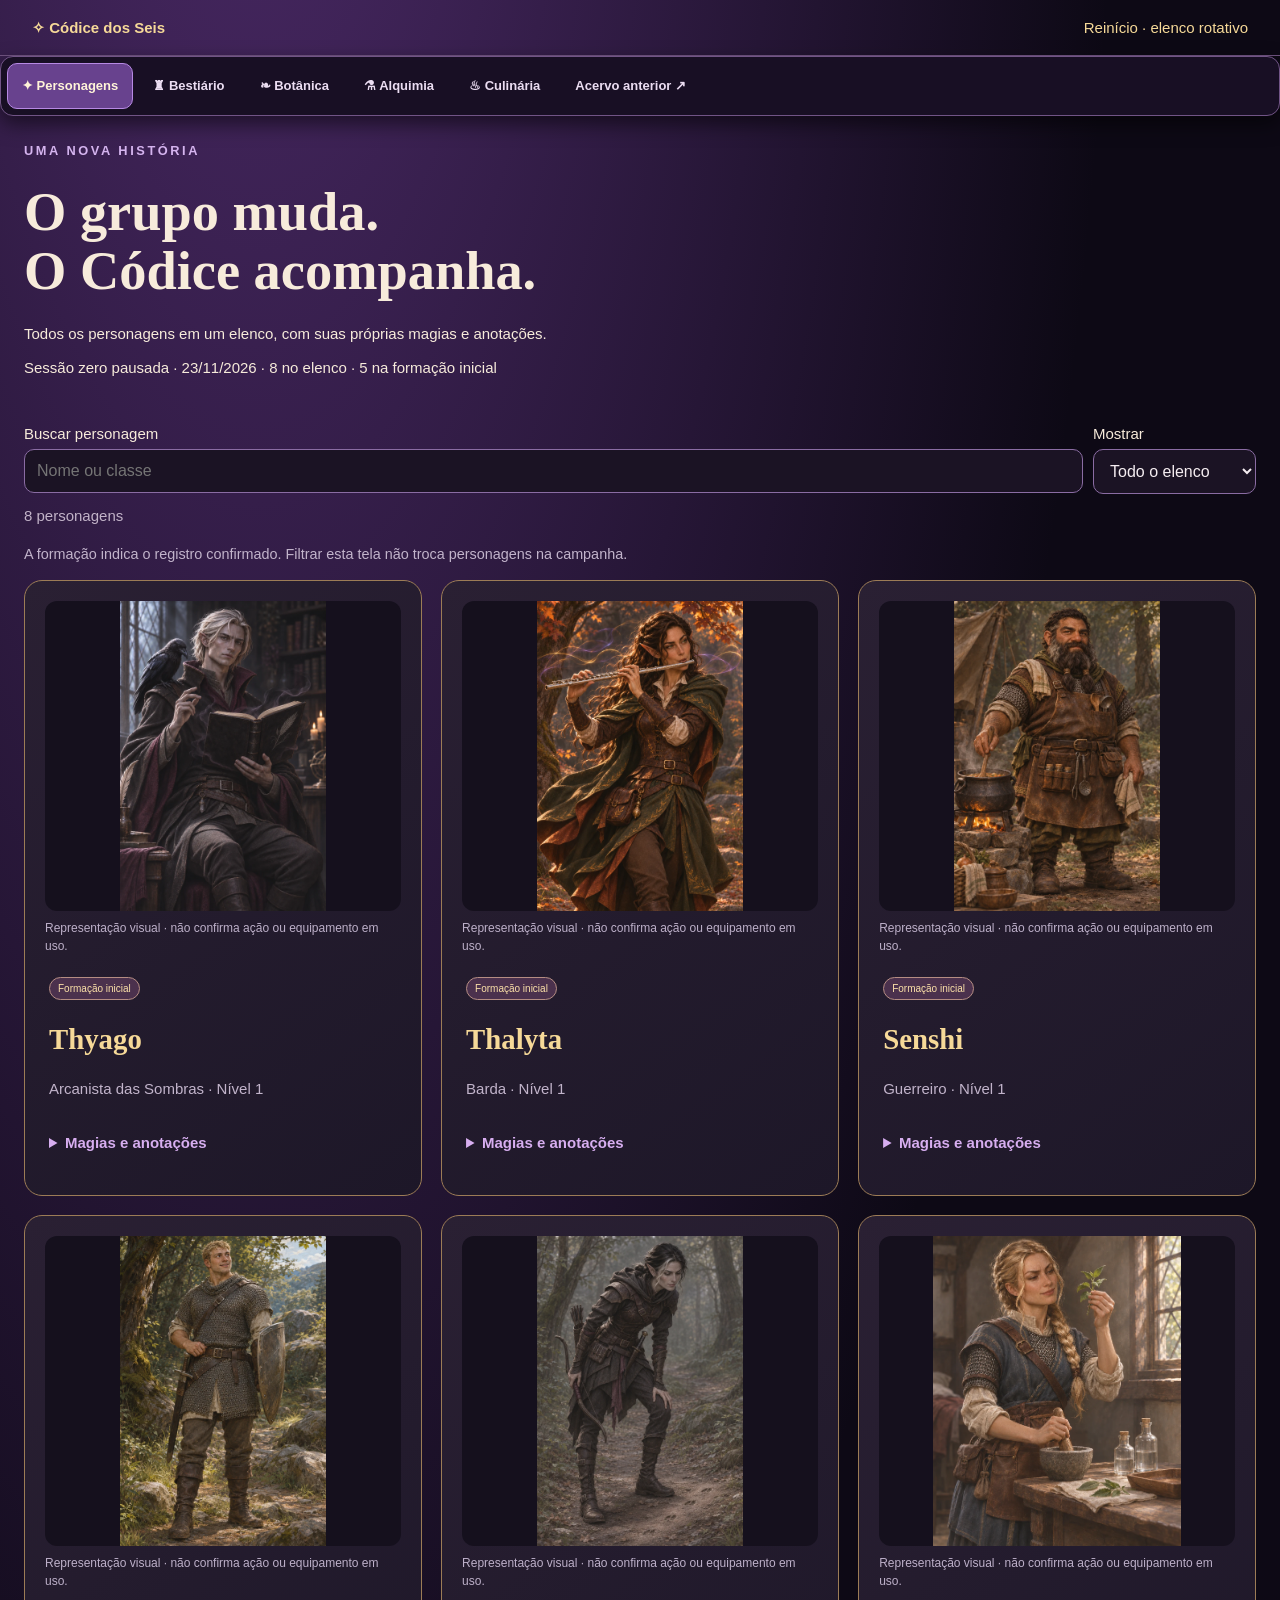
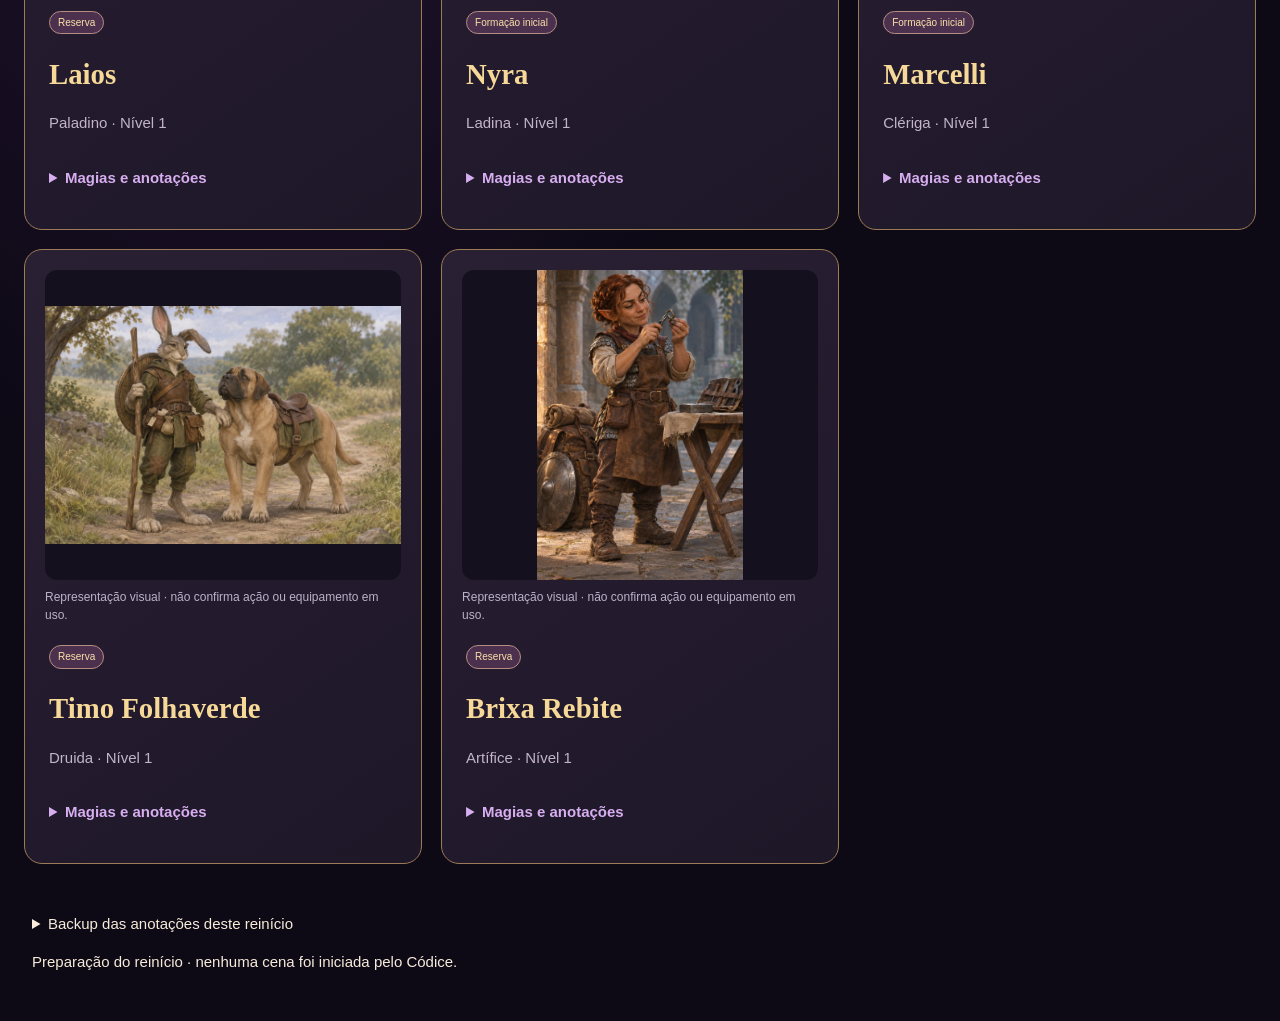
<file: index.html>
<!DOCTYPE html>
<html lang="pt-BR"><head><meta charset="utf-8"/><meta content="width=device-width,initial-scale=1" name="viewport"/><title>Códice dos Seis · Elenco rotativo</title><link href="./modelo.css" rel="stylesheet"/><link href="./rotativo.css?v=20261123-oito" rel="stylesheet"/><script defer="" src="./rotativo.js?v=20261123-oito"></script></head><body><header class="topbar"><strong>✧ Códice dos Seis</strong><span>Reinício · elenco rotativo</span></header><nav aria-label="Coleções do Códice" class="nav"><a href="#elenco">✦ Personagens</a><a href="#bestiario">♜ Bestiário</a><a href="#botanica">❧ Botânica</a><a href="#alquimia">⚗ Alquimia</a><a href="#culinaria">♨ Culinária</a><a href="./acervo-publicado-20261122.html">Acervo anterior ↗</a></nav><main><section class="screen" id="elenco"><div class="restart-intro"><p class="eyebrow">UMA NOVA HISTÓRIA</p><h1>O grupo muda.<br/>O Códice acompanha.</h1><p>Todos os personagens em um elenco, com suas próprias magias e anotações.</p><p id="source-status" role="status">Carregando a formação confirmada…</p></div><div class="controls"><label>Buscar personagem<input id="roster-search" placeholder="Nome ou classe" type="search"/></label><label>Mostrar<select id="formation"><option value="all">Todo o elenco</option><option value="initial">Formação inicial</option><option value="reserve">Reserva</option></select></label><output aria-live="polite" id="roster-count"></output></div><p class="scope-note">A formação indica o registro confirmado. Filtrar esta tela não troca personagens na campanha.</p><div class="roster-grid" id="roster"></div><noscript>Ative JavaScript para consultar o elenco. O acervo anterior continua disponível pelo menu.</noscript></section><section class="screen" hidden="" id="bestiario"><h1>Bestiário</h1><div class="empty"><h2>Um novo caderno de campo</h2><p>Nenhum registro confirmado neste reinício.</p><p>As descobertas e os materiais da campanha anterior continuam no acervo. Novas entradas serão acrescentadas conforme forem descobertas e confirmadas em jogo.</p><a href="./acervo-publicado-20261122.html#bestiario">Consultar o acervo anterior ↗</a></div></section><section class="screen" hidden="" id="botanica"><h1>Botânica</h1><div class="empty"><h2>Um novo caderno de campo</h2><p>Nenhum registro confirmado neste reinício.</p><p>As descobertas e os materiais da campanha anterior continuam no acervo. Novas entradas serão acrescentadas conforme forem descobertas e confirmadas em jogo.</p><a href="./acervo-publicado-20261122.html#botanica">Consultar o acervo anterior ↗</a></div></section><section class="screen" hidden="" id="alquimia"><h1>Alquimia</h1><div class="empty"><h2>Um novo caderno de campo</h2><p>Nenhum registro confirmado neste reinício.</p><p>As descobertas e os materiais da campanha anterior continuam no acervo. Novas entradas serão acrescentadas conforme forem descobertas e confirmadas em jogo.</p><a href="./acervo-publicado-20261122.html#alquimia">Consultar o acervo anterior ↗</a></div></section><section class="screen" hidden="" id="culinaria"><h1>Culinária</h1><div class="empty"><h2>Um novo caderno de campo</h2><p>Nenhum registro confirmado neste reinício.</p><p>As descobertas e os materiais da campanha anterior continuam no acervo. Novas entradas serão acrescentadas conforme forem descobertas e confirmadas em jogo.</p><a href="./acervo-publicado-20261122.html#culinaria">Consultar o acervo anterior ↗</a></div></section></main><footer><details class="backups"><summary>Backup das anotações deste reinício</summary><p>Salvas somente neste navegador, por campanha e personagem. O backup não altera a ficha nem a formação oficial.</p><button id="export-notes" type="button">Exportar anotações</button><label>Importar backup<input accept="application/json" id="import-notes" type="file"/></label><p id="backup-status" role="status"></p></details><p>Preparação do reinício · nenhuma cena foi iniciada pelo Códice.</p></footer><script id="public-roster" type="application/json">{"schemaVersion": 1, "campaignId": "phandelver-integrada-seven-20261123", "campaignName": "Reinício · elenco rotativo", "revision": 14, "updated": "2026-11-23", "status": "Sessão zero pausada", "roster": [{"id": "feiticeiro", "name": "Thyago", "classLabel": "Arcanista das Sombras", "level": 1, "formation": "initial", "cantrips": [{"id": "sorcerous-burst", "name": "Explosão Feiticeira"}, {"id": "mind-sliver", "name": "Estilhaço Mental"}, {"id": "mage-hand", "name": "Mão Mágica"}, {"id": "minor-illusion", "name": "Ilusão Menor"}, {"id": "guidance", "name": "Orientação"}, {"id": "mending", "name": "Consertar"}, {"id": "eldritch-blast", "name": "Rajada Mística"}], "prepared": [{"id": "sleep", "name": "Sono"}, {"id": "shield", "name": "Escudo"}, {"id": "detect-magic", "name": "Detectar Magia"}, {"id": "speak-with-animals", "name": "Falar com Animais"}, {"id": "find-familiar", "name": "Encontrar Familiar"}], "portrait": "./retrato-feiticeiro-20261123-v1.webp", "portraitAlt": "Representação de Thyago", "portraitCaption": "Representação visual · não confirma ação ou equipamento em uso."}, {"id": "thalya", "name": "Thalyta", "classLabel": "Barda", "level": 1, "formation": "initial", "cantrips": [{"id": "vicious-mockery", "name": "Zombaria Viciosa"}, {"id": "minor-illusion", "name": "Ilusão Menor"}], "prepared": [{"id": "faerie-fire", "name": "Fogo das Fadas"}, {"id": "dissonant-whispers", "name": "Sussurros Dissonantes"}, {"id": "healing-word", "name": "Palavra Curativa"}, {"id": "command", "name": "Comando"}], "portrait": "./retrato-thalya-20261123-v1.webp", "portraitAlt": "Representação de Thalyta", "portraitCaption": "Representação visual · não confirma ação ou equipamento em uso."}, {"id": "senshi", "name": "Senshi", "classLabel": "Guerreiro", "level": 1, "formation": "initial", "cantrips": [], "prepared": [], "portrait": "./retrato-senshi-20261123-v1.webp", "portraitAlt": "Representação de Senshi", "portraitCaption": "Representação visual · não confirma ação ou equipamento em uso."}, {"id": "laios", "name": "Laios", "classLabel": "Paladino", "level": 1, "formation": "reserve", "cantrips": [], "prepared": [{"id": "bless", "name": "Bênção"}, {"id": "cure-wounds", "name": "Curar Ferimentos"}], "portrait": "./retrato-laios-20261123-v1.webp", "portraitAlt": "Representação de Laios", "portraitCaption": "Representação visual · não confirma ação ou equipamento em uso."}, {"id": "nyra", "name": "Nyra", "classLabel": "Ladina", "level": 1, "formation": "initial", "cantrips": [], "prepared": [], "portrait": "./retrato-nyra-20261123-v1.webp", "portraitAlt": "Representação de Nyra", "portraitCaption": "Representação visual · não confirma ação ou equipamento em uso."}, {"id": "marcelli", "name": "Marcelli", "classLabel": "Clériga", "level": 1, "formation": "initial", "cantrips": [{"id": "guidance", "name": "Orientação"}, {"id": "sacred-flame", "name": "Chama Sagrada"}, {"id": "toll-the-dead", "name": "Dobrar os Mortos"}, {"id": "thaumaturgy", "name": "Taumaturgia"}], "prepared": [{"id": "bless", "name": "Bênção"}, {"id": "healing-word", "name": "Palavra Curativa"}, {"id": "cure-wounds", "name": "Curar Ferimentos"}, {"id": "guiding-bolt", "name": "Raio Guiador"}], "portrait": "./retrato-marcelli-20261123-v1.webp", "portraitAlt": "Representação de Marcelli", "portraitCaption": "Representação visual · não confirma ação ou equipamento em uso."}, {"id": "druida-harengon", "name": "Timo Folhaverde", "classLabel": "Druida", "level": 1, "formation": "reserve", "cantrips": [{"id": "starry-wisp", "name": "Centelha Estelar"}, {"id": "thorn-whip", "name": "Chicote de Espinhos"}, {"id": "guidance", "name": "Orientação"}, {"id": "druidcraft", "name": "Arte Druídica"}, {"id": "mending", "name": "Consertar"}], "prepared": [{"id": "entangle", "name": "Enredar"}, {"id": "faerie-fire", "name": "Fogo das Fadas"}, {"id": "goodberry", "name": "Bom Fruto"}, {"id": "detect-magic", "name": "Detectar Magia"}, {"id": "speak-with-animals", "name": "Falar com Animais"}, {"id": "healing-word", "name": "Palavra Curativa"}], "portrait": "./retrato-druida-harengon-20261123-v1.webp", "portraitAlt": "Representação de Timo Folhaverde", "portraitCaption": "Representação visual · não confirma ação ou equipamento em uso."}, {"id": "brixa-rebite", "name": "Brixa Rebite", "classLabel": "Artífice", "level": 1, "formation": "reserve", "cantrips": [{"id": "ray-of-frost", "name": "Raio de Gelo"}, {"id": "guidance", "name": "Orientação"}, {"id": "mending", "name": "Consertar"}, {"id": "prestidigitation", "name": "Prestidigitação"}], "prepared": [{"id": "grease", "name": "Graxa"}, {"id": "cure-wounds", "name": "Curar Ferimentos"}], "portrait": "./retrato-brixa-rebite-20261123-v1.webp", "portraitAlt": "Representação de Brixa Rebite", "portraitCaption": "Representação visual · não confirma ação ou equipamento em uso."}], "discoveries": {"bestiario": [], "botanica": [], "alquimia": [], "culinaria": []}}</script></body></html>
</file>
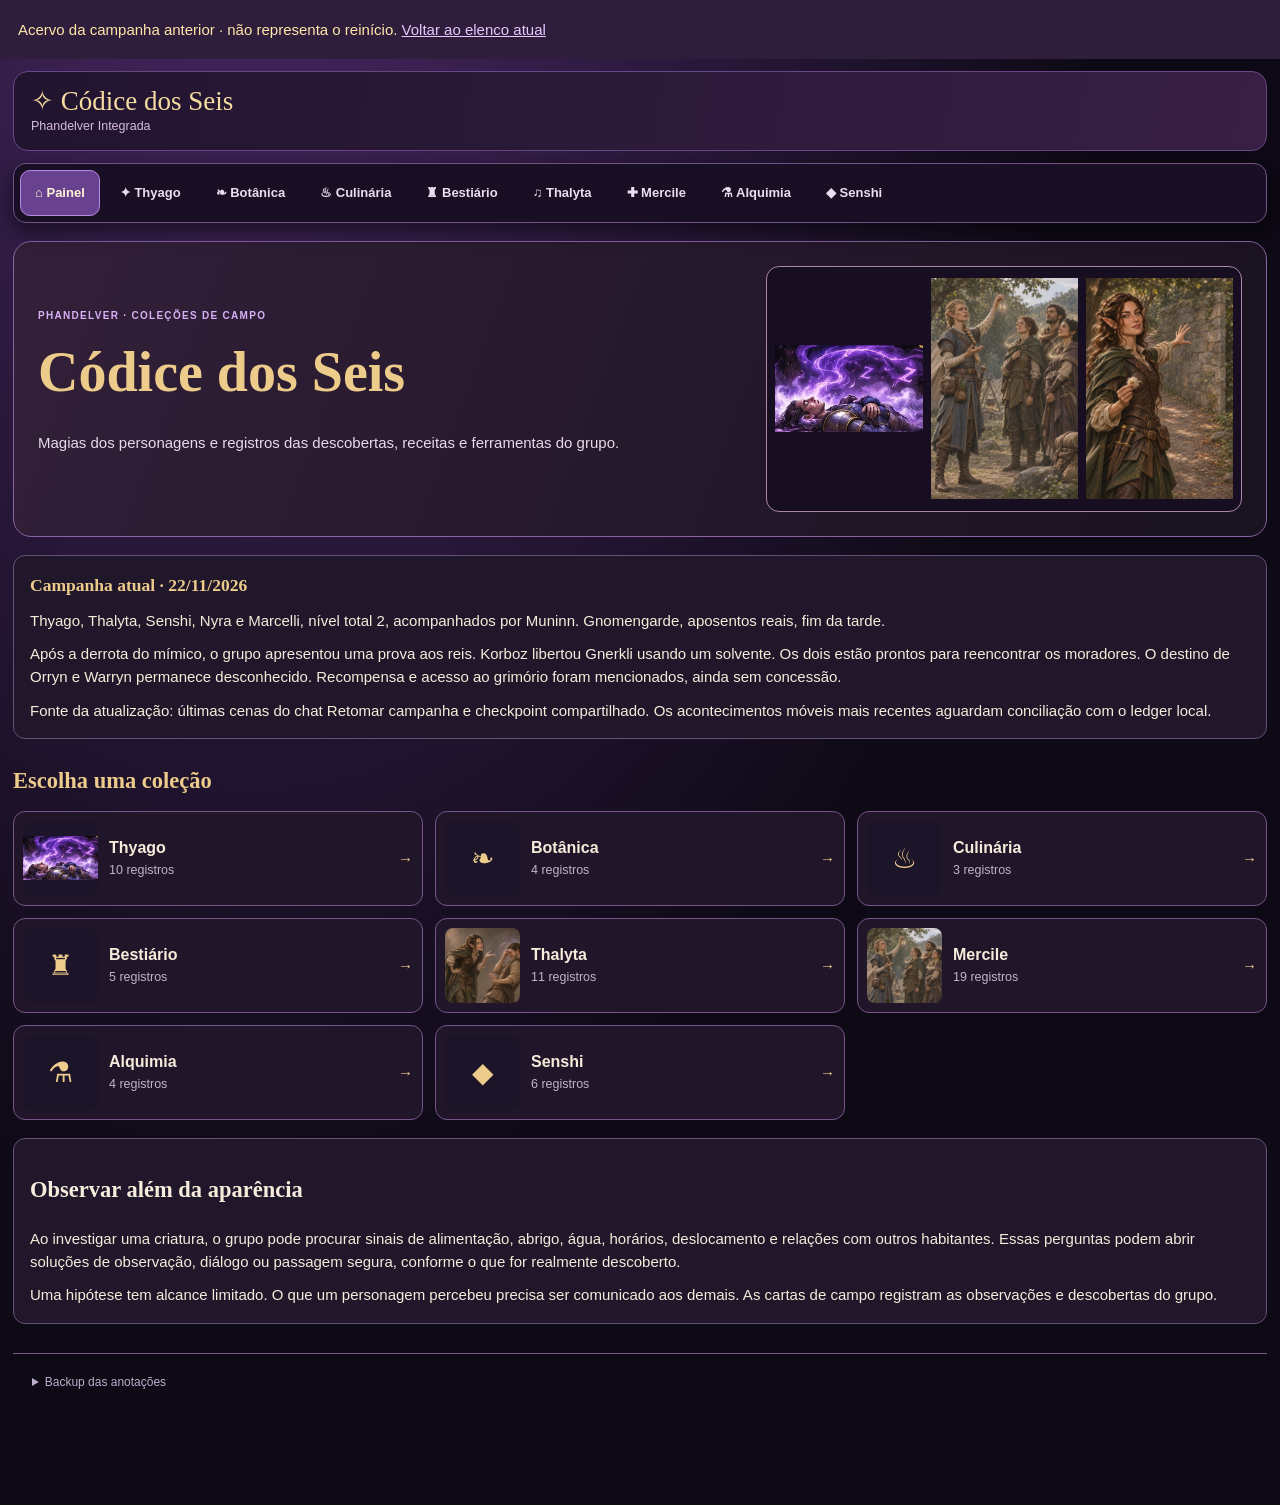
<file: acervo-publicado-20261122.html>
<!doctype html>
<html lang="pt-BR">
<head>
  <meta charset="utf-8">
  <meta name="viewport" content="width=device-width, initial-scale=1">
  <title>Códice dos Seis · Phandelver Integrada</title>
  <link rel="icon" href="data:,">
  <link rel="stylesheet" href="./modelo.css">
  <script src="./modelo.js" defer></script>
</head>
<body><aside style="padding:18px;background:#2e1d3b;color:#ffe6aa">Acervo da campanha anterior · não representa o reinício. <a href="./" style="color:#e8c8ff">Voltar ao elenco atual</a></aside>
  <div class="shell">
    <header class="head"><div><strong>✧ Códice dos Seis</strong><small>Phandelver Integrada</small></div></header>
    <nav class="nav" aria-label="Abas do Códice">
      <a href="#painel">⌂ Painel</a>
      <a href="#thyago">✦ Thyago</a>
      <a href="#botanica">❧ Botânica</a>
      <a href="#culinaria">♨ Culinária</a>
      <a href="#bestiario">♜ Bestiário</a>
      <a href="#thalyta">♫ Thalyta</a>
      <a href="#mercile">✚ Mercile</a>
      <a href="#alquimia">⚗ Alquimia</a>
      <a href="#senshi">◆ Senshi</a>
    </nav>
    <main class="content">
      <section class="screen" id="painel" aria-labelledby="titulo-painel">
        <div class="hero">
          <div><div class="eyebrow">Phandelver · Coleções de campo</div><h1 id="titulo-painel">Códice dos Seis</h1><p>Magias dos personagens e registros das descobertas, receitas e ferramentas do grupo.</p></div>
          <div class="hero-gallery" aria-label="Ilustrações das coleções de magia">
            <img src="./thyago-classico-sono.webp" alt="Arte clássica da magia Sono" width="480" height="285">
            <img src="./mercile-bencao.webp" alt="Mercile demonstra Bênção" width="760" height="1140">
            <img src="./thalyta-imagem-silenciosa.webp" alt="Ilustração de Imagem Silenciosa" width="760" height="1140">
          </div>
        </div>
        <aside class="notebox" id="campanha-atual"><h3>Campanha atual · 22/11/2026</h3><p>Thyago, Thalyta, Senshi, Nyra e Marcelli, nível total 2, acompanhados por Muninn. Gnomengarde, aposentos reais, fim da tarde.</p><p>Após a derrota do mímico, o grupo apresentou uma prova aos reis. Korboz libertou Gnerkli usando um solvente. Os dois estão prontos para reencontrar os moradores. O destino de Orryn e Warryn permanece desconhecido. Recompensa e acesso ao grimório foram mencionados, ainda sem concessão.</p><p>Fonte da atualização: últimas cenas do chat Retomar campanha e checkpoint compartilhado. Os acontecimentos móveis mais recentes aguardam conciliação com o ledger local.</p></aside><h2 class="panelsection">Escolha uma coleção</h2>
        <div class="portals">
          <a class="portal" href="#thyago"><span class="portimg" aria-hidden="true"><img src="./thyago-classico-sono.webp" alt="" loading="lazy"></span><span><strong>Thyago</strong><small>10 registros</small></span><span aria-hidden="true">→</span></a>
          <a class="portal" href="#botanica"><span class="portimg" aria-hidden="true">❧</span><span><strong>Botânica</strong><small>4 registros</small></span><span aria-hidden="true">→</span></a>
          <a class="portal" href="#culinaria"><span class="portimg" aria-hidden="true">♨</span><span><strong>Culinária</strong><small>3 registros</small></span><span aria-hidden="true">→</span></a>
          <a class="portal" href="#bestiario"><span class="portimg" aria-hidden="true">♜</span><span><strong>Bestiário</strong><small>5 registros</small></span><span aria-hidden="true">→</span></a>
          <a class="portal" href="#thalyta"><span class="portimg" aria-hidden="true"><img src="./thalyta-zombaria-viciosa.webp" alt="" loading="lazy"></span><span><strong>Thalyta</strong><small>11 registros</small></span><span aria-hidden="true">→</span></a>
          <a class="portal" href="#mercile"><span class="portimg" aria-hidden="true"><img src="./mercile-bencao.webp" alt="" loading="lazy"></span><span><strong>Mercile</strong><small>19 registros</small></span><span aria-hidden="true">→</span></a>
          <a class="portal" href="#alquimia"><span class="portimg" aria-hidden="true">⚗</span><span><strong>Alquimia</strong><small>4 registros</small></span><span aria-hidden="true">→</span></a>
          <a class="portal" href="#senshi"><span class="portimg" aria-hidden="true">◆</span><span><strong>Senshi</strong><small>6 registros</small></span><span aria-hidden="true">→</span></a>
        </div>
        <aside class="notebox" id="guia" aria-labelledby="titulo-guia">
      <h2 id="titulo-guia">Observar além da aparência</h2>
      <p>Ao investigar uma criatura, o grupo pode procurar sinais de alimentação, abrigo, água, horários, deslocamento e relações com outros habitantes. Essas perguntas podem abrir soluções de observação, diálogo ou passagem segura, conforme o que for realmente descoberto.</p>
      <p>Uma hipótese tem alcance limitado. O que um personagem percebeu precisa ser comunicado aos demais. As cartas de campo registram as observações e descobertas do grupo.</p>
    </aside>
      </section>
      <section class="screen" id="thyago" aria-labelledby="titulo-thyago">
        <div class="sectiontitle"><h2 id="titulo-thyago">✦ Thyago</h2><p>Feiticeiro 2 · Shadar-kai · Conjuração por Inteligência (regra da mesa). As artes clássicas interpretam visualmente as magias. A ficha descreve o efeito em jogo.</p></div>
        <div class="controls" hidden>
          <label>Buscar <input type="search" placeholder="Buscar na coleção…"></label>
          <label>Status<select><option value="">Todos os estados</option><option value="Preparada">Preparada</option><option value="Em estudo">Em estudo</option><option value="Truque conhecido">Truque conhecido</option></select></label>
          <button type="button" data-open="true">Expandir cartas</button><button type="button" data-open="false">Recolher cartas</button>
          <output aria-live="polite"></output>
        </div>
        <div class="cards">
        <details class="card" id="thyago-sono" data-group="Preparada" data-note="thyago/sono">
          <summary><div class="art"><img src="./thyago-classico-sono.webp" alt="" loading="lazy"></div><div class="cardtop"><span class="tag">Preparada · Concentração</span><h3>Sono</h3><p class="type" lang="en">Sleep</p><p class="subdesc">Entorpece e pode adormecer alvos escolhidos.</p><span class="open" aria-hidden="true"></span></div></summary>
          <div class="detail"><dl class="facts" aria-label="Dados mecânicos"><div class="fact"><dt>Círculo</dt><dd>1º círculo</dd></div><div class="fact"><dt>Escola</dt><dd>Encantamento</dd></div><div class="fact"><dt>Conjuração</dt><dd>Ação</dd></div><div class="fact"><dt>Alcance</dt><dd>18 m</dd></div><div class="fact"><dt>Componentes</dt><dd>V · S · M — pitada de areia ou pétalas de rosa</dd></div><div class="fact"><dt>Duração</dt><dd>Até 1 minuto</dd></div><div class="fact"><dt>Concentração</dt><dd>Sim</dd></div><div class="fact"><dt>Ritual</dt><dd>Não</dd></div></dl><div class="sec"><h4>Descrição</h4><p>Entorpece e pode adormecer alvos escolhidos.</p></div><div class="sec"><h4>Regras e mecânicas</h4><p>Esfera de 1,5 m de raio. Salvaguarda de Sabedoria ao conjurar e, para quem falhou, no fim do próximo turno do alvo. A primeira falha deixa Incapacitado e a segunda, Inconsciente. Dano ou uma ação para sacudir o alvo a até 1,5 m encerra o efeito nele. Criaturas que não dormem ou imunes à Exaustão passam automaticamente.</p></div><div class="sec"><h4>Origem e fonte</h4><p>Feiticeiro · <a href="https://www.dndbeyond.com/sources/dnd/br-2024/spell-descriptions">Regras de D&amp;D de 2024</a></p></div><a href="./thyago-classico-sono.webp">Abrir ilustração completa</a><label class="notelabel">Anotações pessoais<textarea class="note" rows="2" maxlength="10000"></textarea></label></div>
        </details>
        <details class="card" id="thyago-escudo" data-group="Preparada" data-note="thyago/escudo">
          <summary><div class="art"><img src="./thyago-classico-escudo.webp" alt="" loading="lazy"></div><div class="cardtop"><span class="tag">Preparada · Reação</span><h3>Escudo</h3><p class="type" lang="en">Shield</p><p class="subdesc">Uma barreira de força imperceptível protege o conjurador.</p><span class="open" aria-hidden="true"></span></div></summary>
          <div class="detail"><dl class="facts" aria-label="Dados mecânicos"><div class="fact"><dt>Círculo</dt><dd>1º círculo</dd></div><div class="fact"><dt>Escola</dt><dd>Abjuração</dd></div><div class="fact"><dt>Conjuração</dt><dd>Reação</dd></div><div class="fact"><dt>Alcance</dt><dd>Pessoal</dd></div><div class="fact"><dt>Componentes</dt><dd>V · S</dd></div><div class="fact"><dt>Duração</dt><dd>1 rodada</dd></div><div class="fact"><dt>Concentração</dt><dd>Não</dd></div><div class="fact"><dt>Ritual</dt><dd>Não</dd></div></dl><div class="sec"><h4>Descrição</h4><p>Uma barreira de força imperceptível protege o conjurador.</p></div><div class="sec"><h4>Regras e mecânicas</h4><p>Reação ao ser atingido por um ataque ou virar alvo de Mísseis Mágicos. +5 de CA até o início do seu próximo turno, inclusive contra o ataque desencadeador. Impede dano de Mísseis Mágicos.</p></div><div class="sec"><h4>Origem e fonte</h4><p>Feiticeiro · <a href="https://www.dndbeyond.com/sources/dnd/br-2024/spell-descriptions">Regras de D&amp;D de 2024</a></p></div><a href="./thyago-classico-escudo.webp">Abrir ilustração completa</a><label class="notelabel">Anotações pessoais<textarea class="note" rows="2" maxlength="10000"></textarea></label></div>
        </details>
        <details class="card" id="thyago-farpas-prateadas" data-group="Em estudo" data-note="thyago/farpas-prateadas">
          <summary><div class="art"><img src="./thyago-classico-farpas-prateadas.webp" alt="" loading="lazy"></div><div class="cardtop"><span class="tag">Em estudo</span><h3>Farpas Prateadas</h3><p class="type" lang="en">Silvery Barbs</p><p class="subdesc">Perturba o sucesso de uma criatura e encoraja outra.</p><span class="open" aria-hidden="true"></span></div></summary>
          <div class="detail"><dl class="facts" aria-label="Dados mecânicos"><div class="fact"><dt>Círculo</dt><dd>1º círculo</dd></div><div class="fact"><dt>Escola</dt><dd>Encantamento</dd></div><div class="fact"><dt>Conjuração</dt><dd>Reação</dd></div><div class="fact"><dt>Alcance</dt><dd>18 m</dd></div><div class="fact"><dt>Componentes</dt><dd>V</dd></div><div class="fact"><dt>Duração</dt><dd>Instantânea</dd></div><div class="fact"><dt>Concentração</dt><dd>Não</dd></div><div class="fact"><dt>Ritual</dt><dd>Não</dd></div></dl><div class="sec"><h4>Descrição</h4><p>Perturba o sucesso de uma criatura e encoraja outra.</p></div><div class="sec"><h4>Regras e mecânicas</h4><p>Reação quando uma criatura visível a até 18 m tem sucesso num ataque, teste de atributo ou salvaguarda. Ela repete o d20 e usa o menor. Uma criatura diferente que você vê no alcance, inclusive você, tem vantagem na próxima dessas jogadas em até 1 minuto. O benefício não se acumula.</p></div><div class="sec"><h4>Origem e fonte</h4><p>Feiticeiro · <a href="https://www.dndbeyond.com/posts/1371-silvery-barbs-snatch-a-victory-from-the-jaws-of">Strixhaven · 2021</a></p></div><a href="./thyago-classico-farpas-prateadas.webp">Abrir ilustração completa</a><label class="notelabel">Anotações pessoais<textarea class="note" rows="2" maxlength="10000"></textarea></label></div>
        </details>
        <details class="card" id="thyago-graxa" data-group="Preparada" data-note="thyago/graxa">
          <summary><div class="art"><img src="./thyago-classico-graxa.webp" alt="" loading="lazy"></div><div class="cardtop"><span class="tag">Preparada</span><h3>Graxa</h3><p class="type" lang="en">Grease</p><p class="subdesc">Torna uma parte do chão escorregadia.</p><span class="open" aria-hidden="true"></span></div></summary>
          <div class="detail"><dl class="facts" aria-label="Dados mecânicos"><div class="fact"><dt>Círculo</dt><dd>1º círculo</dd></div><div class="fact"><dt>Escola</dt><dd>Conjuração</dd></div><div class="fact"><dt>Conjuração</dt><dd>Ação</dd></div><div class="fact"><dt>Alcance</dt><dd>18 m</dd></div><div class="fact"><dt>Componentes</dt><dd>V · S · M — toucinho com pele ou manteiga</dd></div><div class="fact"><dt>Duração</dt><dd>1 minuto</dd></div><div class="fact"><dt>Concentração</dt><dd>Não</dd></div><div class="fact"><dt>Ritual</dt><dd>Não</dd></div></dl><div class="sec"><h4>Descrição</h4><p>Torna uma parte do chão escorregadia.</p></div><div class="sec"><h4>Regras e mecânicas</h4><p>Quadrado de 3 m de lado de graxa não inflamável e terreno difícil. Salvaguarda de Destreza ao surgir sob a criatura, ao entrar na área ou ao terminar o turno nela. Falha deixa Caído.</p></div><div class="sec"><h4>Origem e fonte</h4><p>Feiticeiro · <a href="https://www.dndbeyond.com/sources/dnd/br-2024/spell-descriptions">Regras de D&amp;D de 2024</a></p></div><a href="./thyago-classico-graxa.webp">Abrir ilustração completa</a><label class="notelabel">Anotações pessoais<textarea class="note" rows="2" maxlength="10000"></textarea></label></div>
        </details>
        <details class="card" id="thyago-explosao-feiticeira" data-group="Truque conhecido" data-note="thyago/explosao-feiticeira">
          <summary><div class="art"><img src="./thyago-classico-explosao-feiticeira.webp" alt="" loading="lazy"></div><div class="cardtop"><span class="tag">Truque conhecido</span><h3>Explosão Feiticeira</h3><p class="type" lang="en">Sorcerous Burst</p><p class="subdesc">Projeta energia feiticeira de um tipo escolhido.</p><span class="open" aria-hidden="true"></span></div></summary>
          <div class="detail"><dl class="facts" aria-label="Dados mecânicos"><div class="fact"><dt>Círculo</dt><dd>Truque</dd></div><div class="fact"><dt>Escola</dt><dd>Evocação</dd></div><div class="fact"><dt>Conjuração</dt><dd>Ação</dd></div><div class="fact"><dt>Alcance</dt><dd>36 m</dd></div><div class="fact"><dt>Componentes</dt><dd>V · S</dd></div><div class="fact"><dt>Duração</dt><dd>Instantânea</dd></div><div class="fact"><dt>Concentração</dt><dd>Não</dd></div><div class="fact"><dt>Ritual</dt><dd>Não</dd></div></dl><div class="sec"><h4>Descrição</h4><p>Projeta energia feiticeira de um tipo escolhido.</p></div><div class="sec"><h4>Regras e mecânicas</h4><p>Ataque mágico à distância contra uma criatura ou objeto. 1d8 de ácido, frio, fogo, elétrico, veneno, psíquico ou trovejante. Cada 8 permite outro d8, até um total de dados extras igual ao modificador de Inteligência. O dano-base passa a 2d8/3d8/4d8 nos níveis 5/11/17. A arte estiliza diferentes tipos de energia. Escolha um tipo por conjuração.</p></div><div class="sec"><h4>Origem e fonte</h4><p>Feiticeiro · <a href="https://www.dndbeyond.com/sources/dnd/br-2024/spell-descriptions">Regras de D&amp;D de 2024</a></p></div><a href="./thyago-classico-explosao-feiticeira.webp">Abrir ilustração completa</a><label class="notelabel">Anotações pessoais<textarea class="note" rows="2" maxlength="10000"></textarea></label></div>
        </details>
        <details class="card" id="thyago-estilhaco-mental" data-group="Truque conhecido" data-note="thyago/estilhaco-mental">
          <summary><div class="art"><img src="./thyago-classico-estilhaco-mental.webp" alt="" loading="lazy"></div><div class="cardtop"><span class="tag">Truque conhecido</span><h3>Estilhaço Mental</h3><p class="type" lang="en">Mind Sliver</p><p class="subdesc">Desorienta uma criatura com uma intrusão psíquica.</p><span class="open" aria-hidden="true"></span></div></summary>
          <div class="detail"><dl class="facts" aria-label="Dados mecânicos"><div class="fact"><dt>Círculo</dt><dd>Truque</dd></div><div class="fact"><dt>Escola</dt><dd>Encantamento</dd></div><div class="fact"><dt>Conjuração</dt><dd>Ação</dd></div><div class="fact"><dt>Alcance</dt><dd>18 m</dd></div><div class="fact"><dt>Componentes</dt><dd>V</dd></div><div class="fact"><dt>Duração</dt><dd>1 rodada</dd></div><div class="fact"><dt>Concentração</dt><dd>Não</dd></div><div class="fact"><dt>Ritual</dt><dd>Não</dd></div></dl><div class="sec"><h4>Descrição</h4><p>Desorienta uma criatura com uma intrusão psíquica.</p></div><div class="sec"><h4>Regras e mecânicas</h4><p>Salvaguarda de Inteligência. Falha causa 1d6 psíquico e impõe −1d4 à próxima salvaguarda do alvo até o fim do seu próximo turno. Dano de 2d6/3d6/4d6 nos níveis 5/11/17.</p></div><div class="sec"><h4>Origem e fonte</h4><p>Feiticeiro · <a href="https://www.dndbeyond.com/sources/dnd/phb-2024">Player’s Handbook · 2024</a></p></div><a href="./thyago-classico-estilhaco-mental.webp">Abrir ilustração completa</a><label class="notelabel">Anotações pessoais<textarea class="note" rows="2" maxlength="10000"></textarea></label></div>
        </details>
        <details class="card" id="thyago-mao-magica" data-group="Truque conhecido" data-note="thyago/mao-magica">
          <summary><div class="art"><img src="./thyago-classico-mao-magica.webp" alt="" loading="lazy"></div><div class="cardtop"><span class="tag">Truque conhecido</span><h3>Mão Mágica</h3><p class="type" lang="en">Mage Hand</p><p class="subdesc">Uma mão espectral manipula objetos leves à distância.</p><span class="open" aria-hidden="true"></span></div></summary>
          <div class="detail"><dl class="facts" aria-label="Dados mecânicos"><div class="fact"><dt>Círculo</dt><dd>Truque</dd></div><div class="fact"><dt>Escola</dt><dd>Conjuração</dd></div><div class="fact"><dt>Conjuração</dt><dd>Ação</dd></div><div class="fact"><dt>Alcance</dt><dd>9 m</dd></div><div class="fact"><dt>Componentes</dt><dd>V · S</dd></div><div class="fact"><dt>Duração</dt><dd>1 minuto</dd></div><div class="fact"><dt>Concentração</dt><dd>Não</dd></div><div class="fact"><dt>Ritual</dt><dd>Não</dd></div></dl><div class="sec"><h4>Descrição</h4><p>Uma mão espectral manipula objetos leves à distância.</p></div><div class="sec"><h4>Regras e mecânicas</h4><p>Pode abrir recipientes ou portas destrancadas e manipular, retirar ou guardar objetos. Nas rodadas seguintes, uma ação de Magia volta a controlá-la e pode movê-la até 9 m. A mão não ataca, não ativa itens mágicos e carrega até 4,5 kg.</p></div><div class="sec"><h4>Origem e fonte</h4><p>Feiticeiro · <a href="https://www.dndbeyond.com/sources/dnd/br-2024/spell-descriptions">Regras de D&amp;D de 2024</a></p></div><a href="./thyago-classico-mao-magica.webp">Abrir ilustração completa</a><label class="notelabel">Anotações pessoais<textarea class="note" rows="2" maxlength="10000"></textarea></label></div>
        </details>
        <details class="card" id="thyago-ilusao-menor" data-group="Truque conhecido" data-note="thyago/ilusao-menor">
          <summary><div class="art"><img src="./thyago-classico-ilusao-menor.webp" alt="" loading="lazy"></div><div class="cardtop"><span class="tag">Truque conhecido</span><h3>Ilusão Menor</h3><p class="type" lang="en">Minor Illusion</p><p class="subdesc">Cria um som ou a imagem de um objeto.</p><span class="open" aria-hidden="true"></span></div></summary>
          <div class="detail"><dl class="facts" aria-label="Dados mecânicos"><div class="fact"><dt>Círculo</dt><dd>Truque</dd></div><div class="fact"><dt>Escola</dt><dd>Ilusão</dd></div><div class="fact"><dt>Conjuração</dt><dd>Ação</dd></div><div class="fact"><dt>Alcance</dt><dd>9 m</dd></div><div class="fact"><dt>Componentes</dt><dd>S · M — um pouco de lã</dd></div><div class="fact"><dt>Duração</dt><dd>1 minuto</dd></div><div class="fact"><dt>Concentração</dt><dd>Não</dd></div><div class="fact"><dt>Ritual</dt><dd>Não</dd></div></dl><div class="sec"><h4>Descrição</h4><p>Cria um som ou a imagem de um objeto.</p></div><div class="sec"><h4>Regras e mecânicas</h4><p>Imagem de um objeto em cubo de até 1,5 m de lado, sem luz, som ou cheiro. O toque revela a ilusão. Uma ação de Estudar permite identificá-la com Investigação contra a CD de magia.</p></div><div class="sec"><h4>Origem e fonte</h4><p>Feiticeiro · <a href="https://www.dndbeyond.com/sources/dnd/br-2024/spell-descriptions">Regras de D&amp;D de 2024</a></p></div><a href="./thyago-classico-ilusao-menor.webp">Abrir ilustração completa</a><label class="notelabel">Anotações pessoais<textarea class="note" rows="2" maxlength="10000"></textarea></label></div>
        </details>
        <details class="card" id="thyago-nuvem-de-nevoa" data-group="Preparada" data-note="thyago/nuvem-de-nevoa"><summary><div class="cardtop"><span class="tag">Preparada</span><h3>Nuvem de Névoa</h3><p class="subdesc">Uma nuvem de névoa densa obscurece a área.</p><span class="open" aria-hidden="true"></span></div></summary><div class="detail"><dl class="facts" aria-label="Dados mecânicos"><div class="fact"><dt>Círculo</dt><dd>1º círculo</dd></div><div class="fact"><dt>Escola</dt><dd>Conjuração</dd></div><div class="fact"><dt>Conjuração</dt><dd>Ação</dd></div><div class="fact"><dt>Alcance</dt><dd>36 m</dd></div><div class="fact"><dt>Componentes</dt><dd>V · S</dd></div><div class="fact"><dt>Duração</dt><dd>Até 1 hora</dd></div><div class="fact"><dt>Concentração</dt><dd>Sim</dd></div><div class="fact"><dt>Ritual</dt><dd>Não</dd></div></dl><div class="sec"><h4>Descrição</h4><p>Uma nuvem de névoa densa obscurece a área.</p></div><div class="sec"><h4>Regras e registro</h4><p>Esfera de 6 m de raio centrada em um ponto no alcance. A área fica fortemente obscurecida. Vento forte, como o produzido por Lufada de Vento, dispersa a névoa. O raio aumenta 6 m por círculo acima do primeiro.</p></div><p><a href="https://www.dndbeyond.com/sources/dnd/br-2024/spell-descriptions">Fonte oficial · D&D 2024</a></p><label class="notelabel">Anotações pessoais<textarea class="note" rows="2" maxlength="10000"></textarea></label></div></details><details class="card" id="thyago-enredar" data-group="Em estudo" data-note="thyago/enredar"><summary><div class="cardtop"><span class="tag">Em estudo</span><h3>Enredar</h3><p class="subdesc">Caderno recebido no moinho de Adabra; adaptação ainda em estudo.</p><span class="open" aria-hidden="true"></span></div></summary><div class="detail"><dl class="facts" aria-label="Dados mecânicos"><div class="fact"><dt>Círculo</dt><dd>1º círculo</dd></div><div class="fact"><dt>Escola</dt><dd>Conjuração</dd></div><div class="fact"><dt>Conjuração</dt><dd>Ação</dd></div><div class="fact"><dt>Alcance</dt><dd>27 m</dd></div><div class="fact"><dt>Componentes</dt><dd>V · S</dd></div><div class="fact"><dt>Duração</dt><dd>Até 1 minuto</dd></div><div class="fact"><dt>Concentração</dt><dd>Sim</dd></div><div class="fact"><dt>Ritual</dt><dd>Não</dd></div></dl><div class="sec"><h4>Descrição</h4><p>Caderno recebido no moinho de Adabra; adaptação ainda em estudo.</p></div><div class="sec"><h4>Regras e registro</h4><p>Quadrado de 6 m de lado com terreno difícil. Criaturas na área ao conjurar fazem salvaguarda de Força. Falha deixa Contido. Uma ação permite teste de Força (Atletismo) contra a CD de magia para libertar-se. Cópia, adaptação e preparação ainda não concluídas.</p></div><p><a href="https://www.dndbeyond.com/sources/dnd/br-2024/spell-descriptions">Fonte oficial · D&D 2024</a></p><label class="notelabel">Anotações pessoais<textarea class="note" rows="2" maxlength="10000"></textarea></label></div></details></div>
      </section>
      <section class="screen" id="botanica" aria-labelledby="titulo-botanica">
        <div class="sectiontitle"><h2 id="titulo-botanica">❧ Botânica</h2><p>Herbário e conhecimentos botânicos registrados.</p></div>
        <div class="controls" hidden>
          <label>Buscar <input type="search" placeholder="Buscar na coleção…"></label>
          
          <button type="button" data-open="true">Expandir cartas</button><button type="button" data-open="false">Recolher cartas</button>
          <output aria-live="polite"></output>
        </div>
        <div class="cards">
        <details class="card" id="botanica-herbalismo" data-group="Registro confirmado" data-note="botanica/herbalismo">
          <summary><div class="cardtop"><span class="tag">Registro confirmado</span><h3>Herbalismo da Mercile</h3><span class="open" aria-hidden="true"></span></div></summary>
          <div class="detail"><p>A ficha da Mercile registra proficiência e equipamento de herbalismo.</p><label class="notelabel">Anotações pessoais<textarea class="note" rows="2" maxlength="10000"></textarea></label></div>
        </details>
        <details class="card" id="botanica-natureza" data-group="Registro confirmado" data-note="botanica/natureza">
          <summary><div class="cardtop"><span class="tag">Registro confirmado</span><h3>Natureza do Senshi</h3><span class="open" aria-hidden="true"></span></div></summary>
          <div class="detail"><p>A ficha de Senshi registra proficiência em Natureza.</p><label class="notelabel">Anotações pessoais<textarea class="note" rows="2" maxlength="10000"></textarea></label></div>
        </details>
        <details class="card" id="botanica-adabra" data-group="Aprendizado narrado" data-note="botanica/adabra"><summary><div class="cardtop"><span class="tag">Aprendizado narrado</span><h3>Observação com Adabra</h3><p class="subdesc">Marcelli acompanhou explicações de Adabra durante o retorno a Phandalin.</p><span class="open" aria-hidden="true"></span></div></summary><div class="detail"><div class="sec"><h4>Descrição</h4><p>Marcelli acompanhou explicações de Adabra durante o retorno a Phandalin.</p></div><div class="sec"><h4>Regras e registro</h4><p>O registro não identifica nova espécie medicinal, material mágico ou receita aprendida.</p></div><label class="notelabel">Anotações pessoais<textarea class="note" rows="2" maxlength="10000"></textarea></label></div></details><details class="card" id="botanica-fungos" data-group="Informação do guia" data-note="botanica/fungos"><summary><div class="cardtop"><span class="tag">Informação do guia</span><h3>Fungos de Gnomengarde</h3><p class="subdesc">O grupo viu cogumelos vermelhos, verdes e roxos nas ilhas próximas à cachoeira.</p><span class="open" aria-hidden="true"></span></div></summary><div class="detail"><div class="sec"><h4>Descrição</h4><p>O grupo viu cogumelos vermelhos, verdes e roxos nas ilhas próximas à cachoeira.</p></div><div class="sec"><h4>Regras e registro</h4><p>Segundo o guia, vermelhos são usados para óleo, verdes para farinha e pão, e roxos para fermentação. Colheita e receitas específicas ainda não foram registradas.</p></div><label class="notelabel">Anotações pessoais<textarea class="note" rows="2" maxlength="10000"></textarea></label></div></details></div>
      </section>
      <section class="screen" id="culinaria" aria-labelledby="titulo-culinaria">
        <div class="sectiontitle"><h2 id="titulo-culinaria">♨ Culinária</h2><p>Receitas comuns do repertório do Senshi.</p></div>
        <div class="controls" hidden>
          <label>Buscar <input type="search" placeholder="Buscar na coleção…"></label>
          
          <button type="button" data-open="true">Expandir cartas</button><button type="button" data-open="false">Recolher cartas</button>
          <output aria-live="polite"></output>
        </div>
        <div class="cards">
        <details class="card" id="culinaria-ensopado" data-group="Registro confirmado" data-note="culinaria/ensopado">
          <summary><div class="cardtop"><span class="tag">Registro confirmado</span><h3>Ensopado de Cogumelos da Caverna</h3><span class="open" aria-hidden="true"></span></div></summary>
          <div class="detail"><p>Receita comum. Usar apenas cogumelos identificados como adequados ao consumo.</p><label class="notelabel">Anotações pessoais<textarea class="note" rows="2" maxlength="10000"></textarea></label></div>
        </details>
        <details class="card" id="culinaria-espetinhos" data-group="Registro confirmado" data-note="culinaria/espetinhos">
          <summary><div class="cardtop"><span class="tag">Registro confirmado</span><h3>Espetinhos do Explorador</h3><span class="open" aria-hidden="true"></span></div></summary>
          <div class="detail"><p>Receita comum de viagem. O preparo depende dos ingredientes e utensílios disponíveis.</p><label class="notelabel">Anotações pessoais<textarea class="note" rows="2" maxlength="10000"></textarea></label></div>
        </details>
        <details class="card" id="culinaria-caldo" data-group="Registro confirmado" data-note="culinaria/caldo">
          <summary><div class="cardtop"><span class="tag">Registro confirmado</span><h3>Caldo Revigorante do Viajante</h3><span class="open" aria-hidden="true"></span></div></summary>
          <div class="detail"><p>Receita comum de acampamento. O nome faz parte da receita. O caldo não concede cura de pontos de vida.</p><label class="notelabel">Anotações pessoais<textarea class="note" rows="2" maxlength="10000"></textarea></label></div>
        </details>
        </div>
      </section>
      <section class="screen" id="bestiario" aria-labelledby="titulo-bestiario">
        <div class="sectiontitle"><h2 id="titulo-bestiario">♜ Bestiário</h2><p>Criaturas encontradas pelo grupo.</p></div>
        <div class="controls" hidden>
          <label>Buscar <input type="search" placeholder="Buscar na coleção…"></label>
          
          <button type="button" data-open="true">Expandir cartas</button><button type="button" data-open="false">Recolher cartas</button>
          <output aria-live="polite"></output>
        </div>
        <div class="cards">
        <details class="card" id="bestiario-goblins" data-group="Registro confirmado" data-note="bestiario/goblins">
          <summary><div class="cardtop"><span class="tag">Registro confirmado</span><h3>Goblins Cragmaw</h3><span class="open" aria-hidden="true"></span></div></summary>
          <div class="detail"><p>O grupo encontrou goblins na trilha e no esconderijo Cragmaw.</p><label class="notelabel">Anotações pessoais<textarea class="note" rows="2" maxlength="10000"></textarea></label></div>
        </details>
        <details class="card" id="bestiario-bugbear" data-group="Registro confirmado" data-note="bestiario/bugbear">
          <summary><div class="cardtop"><span class="tag">Registro confirmado</span><h3>Bugbear</h3><span class="open" aria-hidden="true"></span></div></summary>
          <div class="detail"><p>O grupo encontrou e derrotou Klarg, um bugbear, no esconderijo Cragmaw.</p><label class="notelabel">Anotações pessoais<textarea class="note" rows="2" maxlength="10000"></textarea></label></div>
        </details>
        <details class="card" id="bestiario-lobos" data-group="Registro confirmado" data-note="bestiario/lobos">
          <summary><div class="cardtop"><span class="tag">Registro confirmado</span><h3>Lobos</h3><span class="open" aria-hidden="true"></span></div></summary>
          <div class="detail"><p>No esconderijo Cragmaw, o grupo alimentou lobos e os libertou.</p><label class="notelabel">Anotações pessoais<textarea class="note" rows="2" maxlength="10000"></textarea></label></div>
        </details>
        <details class="card" id="bestiario-manticora" data-group="Observada" data-note="bestiario/manticora"><summary><div class="cardtop"><span class="tag">Observada</span><h3>Mantícora</h3><p class="subdesc">Uma mantícora ameaçava o moinho de Adabra em Umbrage Hill.</p><span class="open" aria-hidden="true"></span></div></summary><div class="detail"><div class="sec"><h4>Descrição</h4><p>Uma mantícora ameaçava o moinho de Adabra em Umbrage Hill.</p></div><div class="sec"><h4>Regras e registro</h4><p>O grupo negociou oferecendo comida e evitou o combate. Registro da experiência narrada; não concede conhecimento de estatísticas ou partes coletáveis.</p></div><label class="notelabel">Anotações pessoais<textarea class="note" rows="2" maxlength="10000"></textarea></label></div></details><details class="card" id="bestiario-mimico" data-group="Observado e coletado" data-note="bestiario/mimico"><summary><div class="cardtop"><span class="tag">Observado e coletado</span><h3>Mímico</h3><p class="subdesc">Criatura encontrada disfarçada de barril no depósito de Gnomengarde.</p><span class="open" aria-hidden="true"></span></div></summary><div class="detail"><div class="sec"><h4>Descrição</h4><p>Criatura encontrada disfarçada de barril no depósito de Gnomengarde.</p></div><div class="sec"><h4>Regras e registro</h4><p>Foi derrotada. O grupo observou aderência à espada de Senshi e recuperou a arma. Nyra retirou cola e gel numa única coleta. Um fragmento da mandíbula com superfície semelhante a madeira serviu de prova aos reis. A busca não revelou vestígios identificáveis de Orryn ou Warryn.</p></div><label class="notelabel">Anotações pessoais<textarea class="note" rows="2" maxlength="10000"></textarea></label></div></details></div>
      </section>
      <section class="screen" id="thalyta" aria-labelledby="titulo-thalyta">
        <div class="sectiontitle"><h2 id="titulo-thalyta">♫ Thalyta</h2><p>Eladrin de Outono · Barda 1 / Bruxa 1.</p></div>
        <div class="controls" hidden>
          <label>Buscar <input type="search" placeholder="Buscar na coleção…"></label>
          <label>Status<select><option value="">Todos os estados</option><option value="Truque conhecido">Truque conhecido</option><option value="Invocação · Visões Nebulosas">Invocação · Visões Nebulosas</option><option value="Preparada">Preparada</option><option value="Preparada · Barda">Preparada · Barda</option></select></label>
          <button type="button" data-open="true">Expandir cartas</button><button type="button" data-open="false">Recolher cartas</button>
          <output aria-live="polite"></output>
        </div>
        <div class="cards">
        <details class="card" id="thalyta-zombaria-viciosa" data-group="Truque conhecido" data-note="thalyta/zombaria-viciosa">
          <summary><div class="art"><img src="./thalyta-zombaria-viciosa.webp" alt="" loading="lazy"></div><div class="cardtop"><span class="tag">Truque conhecido</span><h3>Zombaria Viciosa</h3><p class="subdesc">Uma provocação encantada abala o alvo.</p><span class="open" aria-hidden="true"></span></div></summary>
          <div class="detail"><dl class="facts" aria-label="Dados mecânicos"><div class="fact"><dt>Círculo</dt><dd>Truque</dd></div><div class="fact"><dt>Escola</dt><dd>Encantamento</dd></div><div class="fact"><dt>Conjuração</dt><dd>Ação</dd></div><div class="fact"><dt>Alcance</dt><dd>18 m</dd></div><div class="fact"><dt>Componentes</dt><dd>V</dd></div><div class="fact"><dt>Duração</dt><dd>Instantânea</dd></div><div class="fact"><dt>Concentração</dt><dd>Não</dd></div><div class="fact"><dt>Ritual</dt><dd>Não</dd></div></dl><div class="sec"><h4>Descrição</h4><p>Uma provocação encantada abala o alvo.</p></div><div class="sec"><h4>Regras e mecânicas</h4><p>Uma criatura que você vê ou ouve faz uma salvaguarda de Sabedoria. Falha causa 1d6 psíquico e desvantagem na próxima jogada de ataque até o fim do próximo turno do alvo. Dano de 2d6/3d6/4d6 nos níveis 5/11/17.</p></div><div class="sec"><h4>Origem e fonte</h4><p>Barda · <a href="https://www.dndbeyond.com/sources/dnd/br-2024/spell-descriptions">Regras de D&amp;D de 2024</a></p></div><a href="./thalyta-zombaria-viciosa.webp">Abrir ilustração completa</a><label class="notelabel">Anotações pessoais<textarea class="note" rows="2" maxlength="10000"></textarea></label></div>
        </details>
        
        <details class="card" id="thalyta-imagem-silenciosa" data-group="Invocação · Visões Nebulosas" data-note="thalyta/imagem-silenciosa">
          <summary><div class="art"><img src="./thalyta-imagem-silenciosa.webp" alt="" loading="lazy"></div><div class="cardtop"><span class="tag">Invocação · Visões Nebulosas</span><h3>Imagem Silenciosa</h3><p class="subdesc">Cria uma imagem ilusória puramente visual.</p><span class="open" aria-hidden="true"></span></div></summary>
          <div class="detail"><dl class="facts" aria-label="Dados mecânicos"><div class="fact"><dt>Círculo</dt><dd>1º círculo</dd></div><div class="fact"><dt>Escola</dt><dd>Ilusão</dd></div><div class="fact"><dt>Conjuração</dt><dd>Ação</dd></div><div class="fact"><dt>Alcance</dt><dd>18 m</dd></div><div class="fact"><dt>Componentes</dt><dd>V · S · M — um pouco de lã</dd></div><div class="fact"><dt>Duração</dt><dd>Até 10 minutos</dd></div><div class="fact"><dt>Concentração</dt><dd>Sim</dd></div><div class="fact"><dt>Ritual</dt><dd>Não</dd></div></dl><div class="sec"><h4>Descrição</h4><p>Cria uma imagem ilusória puramente visual.</p></div><div class="sec"><h4>Regras e mecânicas</h4><p>Objeto, criatura ou outro fenômeno visível em cubo de até 4,5 m de lado. Uma ação de Magia pode mover a imagem dentro do alcance. O toque a denuncia. Uma ação de Estudar permite identificá-la com Investigação contra a CD de magia.</p></div><div class="sec"><h4>Origem e fonte</h4><p>Barda · também disponível por Visões Nebulosas conforme a ficha · <a href="https://www.dndbeyond.com/sources/dnd/br-2024/spell-descriptions">Regras de D&amp;D de 2024</a></p></div><a href="./thalyta-imagem-silenciosa.webp">Abrir ilustração completa</a><label class="notelabel">Anotações pessoais<textarea class="note" rows="2" maxlength="10000"></textarea></label></div>
        </details>
        <details class="card" id="thalyta-sussurros-dissonantes" data-group="Preparada" data-note="thalyta/sussurros-dissonantes">
          <summary><div class="art"><img src="./thalyta-sussurros-dissonantes.webp" alt="" loading="lazy"></div><div class="cardtop"><span class="tag">Preparada</span><h3>Sussurros Dissonantes</h3><p class="subdesc">Uma melodia dissonante irrompe na mente do alvo.</p><span class="open" aria-hidden="true"></span></div></summary>
          <div class="detail"><dl class="facts" aria-label="Dados mecânicos"><div class="fact"><dt>Círculo</dt><dd>1º círculo</dd></div><div class="fact"><dt>Escola</dt><dd>Encantamento</dd></div><div class="fact"><dt>Conjuração</dt><dd>Ação</dd></div><div class="fact"><dt>Alcance</dt><dd>18 m</dd></div><div class="fact"><dt>Componentes</dt><dd>V</dd></div><div class="fact"><dt>Duração</dt><dd>Instantânea</dd></div><div class="fact"><dt>Concentração</dt><dd>Não</dd></div><div class="fact"><dt>Ritual</dt><dd>Não</dd></div></dl><div class="sec"><h4>Descrição</h4><p>Uma melodia dissonante irrompe na mente do alvo.</p></div><div class="sec"><h4>Regras e mecânicas</h4><p>Salvaguarda de Sabedoria. Falha causa 3d6 psíquico e o alvo usa a reação, se disponível, para se afastar pela rota mais segura. Sucesso causa metade do dano, sem movimento. Soma 1d6 por círculo acima do primeiro.</p></div><div class="sec"><h4>Origem e fonte</h4><p>Barda · <a href="https://www.dndbeyond.com/sources/dnd/br-2024/spell-descriptions">Regras de D&amp;D de 2024</a></p></div><a href="./thalyta-sussurros-dissonantes.webp">Abrir ilustração completa</a><label class="notelabel">Anotações pessoais<textarea class="note" rows="2" maxlength="10000"></textarea></label></div>
        </details>
        <details class="card" id="thalyta-palavra-curativa" data-group="Preparada" data-note="thalyta/palavra-curativa">
          <summary><div class="art"><img src="./thalyta-palavra-curativa.webp" alt="" loading="lazy"></div><div class="cardtop"><span class="tag">Preparada</span><h3>Palavra Curativa</h3><p class="subdesc">Revigora uma criatura visível à distância.</p><span class="open" aria-hidden="true"></span></div></summary>
          <div class="detail"><dl class="facts" aria-label="Dados mecânicos"><div class="fact"><dt>Círculo</dt><dd>1º círculo</dd></div><div class="fact"><dt>Escola</dt><dd>Abjuração</dd></div><div class="fact"><dt>Conjuração</dt><dd>Ação bônus</dd></div><div class="fact"><dt>Alcance</dt><dd>18 m</dd></div><div class="fact"><dt>Componentes</dt><dd>V</dd></div><div class="fact"><dt>Duração</dt><dd>Instantânea</dd></div><div class="fact"><dt>Concentração</dt><dd>Não</dd></div><div class="fact"><dt>Ritual</dt><dd>Não</dd></div></dl><div class="sec"><h4>Descrição</h4><p>Revigora uma criatura visível à distância.</p></div><div class="sec"><h4>Regras e mecânicas</h4><p>Restaura 2d4 + modificador de Carisma em PV. Soma 2d4 por círculo acima do primeiro.</p></div><div class="sec"><h4>Origem e fonte</h4><p>Barda · <a href="https://www.dndbeyond.com/sources/dnd/br-2024/spell-descriptions">Regras de D&amp;D de 2024</a></p></div><a href="./thalyta-palavra-curativa.webp">Abrir ilustração completa</a><label class="notelabel">Anotações pessoais<textarea class="note" rows="2" maxlength="10000"></textarea></label></div>
        </details>
        <details class="card" id="thalyta-comando" data-group="Preparada" data-note="thalyta/comando">
          <summary><div class="art"><img src="./thalyta-comando.webp" alt="" loading="lazy"></div><div class="cardtop"><span class="tag">Preparada</span><h3>Comando</h3><p class="subdesc">Impõe uma ordem breve a uma criatura.</p><span class="open" aria-hidden="true"></span></div></summary>
          <div class="detail"><dl class="facts" aria-label="Dados mecânicos"><div class="fact"><dt>Círculo</dt><dd>1º círculo</dd></div><div class="fact"><dt>Escola</dt><dd>Encantamento</dd></div><div class="fact"><dt>Conjuração</dt><dd>Ação</dd></div><div class="fact"><dt>Alcance</dt><dd>18 m</dd></div><div class="fact"><dt>Componentes</dt><dd>V</dd></div><div class="fact"><dt>Duração</dt><dd>Instantânea</dd></div><div class="fact"><dt>Concentração</dt><dd>Não</dd></div><div class="fact"><dt>Ritual</dt><dd>Não</dd></div></dl><div class="sec"><h4>Descrição</h4><p>Impõe uma ordem breve a uma criatura.</p></div><div class="sec"><h4>Regras e mecânicas</h4><p>Salvaguarda de Sabedoria. Em falha, o alvo obedece no próximo turno. Opções da regra: aproximar-se, largar, fugir, prostrar-se ou parar. Acrescenta um alvo por círculo acima do primeiro.</p></div><div class="sec"><h4>Origem e fonte</h4><p>Barda · <a href="https://www.dndbeyond.com/sources/dnd/br-2024/spell-descriptions">Regras de D&amp;D de 2024</a></p></div><a href="./thalyta-comando.webp">Abrir ilustração completa</a><label class="notelabel">Anotações pessoais<textarea class="note" rows="2" maxlength="10000"></textarea></label></div>
        </details>
        <details class="card" id="thalyta-rajada-mistica" data-group="Truque conhecido" data-note="thalyta/rajada-mistica">
          <summary><div class="art"><img src="./thalyta-rajada-mistica.webp" alt="" loading="lazy"></div><div class="cardtop"><span class="tag">Truque conhecido</span><h3>Rajada Mística</h3><p class="subdesc">Dispara um feixe crepitante de força.</p><span class="open" aria-hidden="true"></span></div></summary>
          <div class="detail"><dl class="facts" aria-label="Dados mecânicos"><div class="fact"><dt>Círculo</dt><dd>Truque</dd></div><div class="fact"><dt>Escola</dt><dd>Evocação</dd></div><div class="fact"><dt>Conjuração</dt><dd>Ação</dd></div><div class="fact"><dt>Alcance</dt><dd>36 m</dd></div><div class="fact"><dt>Componentes</dt><dd>V · S</dd></div><div class="fact"><dt>Duração</dt><dd>Instantânea</dd></div><div class="fact"><dt>Concentração</dt><dd>Não</dd></div><div class="fact"><dt>Ritual</dt><dd>Não</dd></div></dl><div class="sec"><h4>Descrição</h4><p>Dispara um feixe crepitante de força.</p></div><div class="sec"><h4>Regras e mecânicas</h4><p>Ataque mágico à distância contra uma criatura ou objeto. Acerto causa 1d10 de força. São 2/3/4 feixes nos níveis 5/11/17, com ataques separados.</p></div><div class="sec"><h4>Origem e fonte</h4><p>Bruxa · <a href="https://www.dndbeyond.com/sources/dnd/br-2024/spell-descriptions">Regras de D&amp;D de 2024</a></p></div><a href="./thalyta-rajada-mistica.webp">Abrir ilustração completa</a><label class="notelabel">Anotações pessoais<textarea class="note" rows="2" maxlength="10000"></textarea></label></div>
        </details>
        <details class="card" id="thalyta-estilhaco-mental" data-group="Truque conhecido" data-note="thalyta/estilhaco-mental">
          <summary><div class="art"><img src="./thalyta-estilhaco-mental.webp" alt="" loading="lazy"></div><div class="cardtop"><span class="tag">Truque conhecido</span><h3>Estilhaço Mental</h3><p class="subdesc">Desorienta uma criatura com uma intrusão psíquica.</p><span class="open" aria-hidden="true"></span></div></summary>
          <div class="detail"><dl class="facts" aria-label="Dados mecânicos"><div class="fact"><dt>Círculo</dt><dd>Truque</dd></div><div class="fact"><dt>Escola</dt><dd>Encantamento</dd></div><div class="fact"><dt>Conjuração</dt><dd>Ação</dd></div><div class="fact"><dt>Alcance</dt><dd>18 m</dd></div><div class="fact"><dt>Componentes</dt><dd>V</dd></div><div class="fact"><dt>Duração</dt><dd>1 rodada</dd></div><div class="fact"><dt>Concentração</dt><dd>Não</dd></div><div class="fact"><dt>Ritual</dt><dd>Não</dd></div></dl><div class="sec"><h4>Descrição</h4><p>Desorienta uma criatura com uma intrusão psíquica.</p></div><div class="sec"><h4>Regras e mecânicas</h4><p>Salvaguarda de Inteligência. Falha causa 1d6 psíquico e impõe −1d4 à próxima salvaguarda do alvo até o fim do seu próximo turno. Dano de 2d6/3d6/4d6 nos níveis 5/11/17.</p></div><div class="sec"><h4>Origem e fonte</h4><p>Bruxa · <a href="https://www.dndbeyond.com/sources/dnd/phb-2024">Player’s Handbook · 2024</a></p></div><a href="./thalyta-estilhaco-mental.webp">Abrir ilustração completa</a><label class="notelabel">Anotações pessoais<textarea class="note" rows="2" maxlength="10000"></textarea></label></div>
        </details>
        <details class="card" id="thalyta-armadura-de-agathys" data-group="Preparada" data-note="thalyta/armadura-de-agathys">
          <summary><div class="art"><img src="./thalyta-armadura-de-agathys.webp" alt="" loading="lazy"></div><div class="cardtop"><span class="tag">Preparada</span><h3>Armadura de Agathys</h3><p class="subdesc">Geada mágica protetora envolve o conjurador.</p><span class="open" aria-hidden="true"></span></div></summary>
          <div class="detail"><dl class="facts" aria-label="Dados mecânicos"><div class="fact"><dt>Círculo</dt><dd>1º círculo</dd></div><div class="fact"><dt>Escola</dt><dd>Abjuração</dd></div><div class="fact"><dt>Conjuração</dt><dd>Ação bônus</dd></div><div class="fact"><dt>Alcance</dt><dd>Pessoal</dd></div><div class="fact"><dt>Componentes</dt><dd>V · S · M — fragmento de vidro azul</dd></div><div class="fact"><dt>Duração</dt><dd>1 hora</dd></div><div class="fact"><dt>Concentração</dt><dd>Não</dd></div><div class="fact"><dt>Ritual</dt><dd>Não</dd></div></dl><div class="sec"><h4>Descrição</h4><p>Geada mágica protetora envolve o conjurador.</p></div><div class="sec"><h4>Regras e mecânicas</h4><p>Concede 5 PV temporários e causa 5 de frio a quem acertar você em um ataque corpo a corpo. Termina se ficar sem PV temporários. Ambos os valores aumentam em 5 por círculo acima do primeiro.</p></div><div class="sec"><h4>Origem e fonte</h4><p>Bruxa · <a href="https://www.dndbeyond.com/sources/dnd/phb-2024">Player’s Handbook · 2024</a></p></div><a href="./thalyta-armadura-de-agathys.webp">Abrir ilustração completa</a><label class="notelabel">Anotações pessoais<textarea class="note" rows="2" maxlength="10000"></textarea></label></div>
        </details>
        <details class="card" id="thalyta-enfeiticar-pessoa" data-group="Preparada" data-note="thalyta/enfeiticar-pessoa">
          <summary><div class="art"><img src="./thalyta-enfeiticar-pessoa.webp" alt="" loading="lazy"></div><div class="cardtop"><span class="tag">Preparada</span><h3>Enfeitiçar Pessoa</h3><p class="subdesc">Torna um humanoide amistoso ao conjurador.</p><span class="open" aria-hidden="true"></span></div></summary>
          <div class="detail"><dl class="facts" aria-label="Dados mecânicos"><div class="fact"><dt>Círculo</dt><dd>1º círculo</dd></div><div class="fact"><dt>Escola</dt><dd>Encantamento</dd></div><div class="fact"><dt>Conjuração</dt><dd>Ação</dd></div><div class="fact"><dt>Alcance</dt><dd>9 m</dd></div><div class="fact"><dt>Componentes</dt><dd>V · S</dd></div><div class="fact"><dt>Duração</dt><dd>1 hora</dd></div><div class="fact"><dt>Concentração</dt><dd>Não</dd></div><div class="fact"><dt>Ritual</dt><dd>Não</dd></div></dl><div class="sec"><h4>Descrição</h4><p>Torna um humanoide amistoso ao conjurador.</p></div><div class="sec"><h4>Regras e mecânicas</h4><p>Salvaguarda de Sabedoria, com vantagem se você ou aliados estiverem combatendo o alvo. Em falha, fica Enfeitiçado e amistoso. O efeito termina se você ou aliados lhe causarem dano. Ao terminar, o alvo sabe que foi enfeitiçado.</p></div><div class="sec"><h4>Origem e fonte</h4><p>Bruxa · <a href="https://www.dndbeyond.com/sources/dnd/br-2024/spell-descriptions">Regras de D&amp;D de 2024</a></p></div><a href="./thalyta-enfeiticar-pessoa.webp">Abrir ilustração completa</a><label class="notelabel">Anotações pessoais<textarea class="note" rows="2" maxlength="10000"></textarea></label></div>
        </details>
        
        <details class="card" id="thalyta-ilusao-menor" data-group="Truque conhecido" data-note="thalyta/ilusao-menor">
          <summary><div class="art"><img src="./thalyta-ilusao-menor.webp" alt="" loading="lazy"></div><div class="cardtop"><span class="tag">Truque conhecido</span><h3>Ilusão Menor</h3><p class="subdesc">Cria um som ou a imagem de um objeto.</p><span class="open" aria-hidden="true"></span></div></summary>
          <div class="detail"><dl class="facts" aria-label="Dados mecânicos"><div class="fact"><dt>Círculo</dt><dd>Truque</dd></div><div class="fact"><dt>Escola</dt><dd>Ilusão</dd></div><div class="fact"><dt>Conjuração</dt><dd>Ação</dd></div><div class="fact"><dt>Alcance</dt><dd>9 m</dd></div><div class="fact"><dt>Componentes</dt><dd>S · M — um pouco de lã</dd></div><div class="fact"><dt>Duração</dt><dd>1 minuto</dd></div><div class="fact"><dt>Concentração</dt><dd>Não</dd></div><div class="fact"><dt>Ritual</dt><dd>Não</dd></div></dl><div class="sec"><h4>Descrição</h4><p>Cria um som ou a imagem de um objeto.</p></div><div class="sec"><h4>Regras e mecânicas</h4><p>Imagem de um objeto em cubo de até 1,5 m de lado, sem luz, som ou cheiro. O toque revela a ilusão. Uma ação de Estudar permite identificá-la com Investigação contra a CD de magia.</p></div><div class="sec"><h4>Origem e fonte</h4><p>Barda · truque conhecido · <a href="https://www.dndbeyond.com/sources/dnd/br-2024/spell-descriptions">Regras de D&amp;D de 2024</a></p></div><a href="./thalyta-ilusao-menor.webp">Abrir ilustração completa</a><label class="notelabel">Anotações pessoais<textarea class="note" rows="2" maxlength="10000"></textarea></label></div>
        </details>
        <details class="card" id="thalyta-fogo-das-fadas" data-group="Preparada · Barda" data-note="thalyta/fogo-das-fadas"><summary><div class="cardtop"><span class="tag">Preparada · Barda</span><h3>Fogo das Fadas</h3><p class="subdesc">Luzes delineiam objetos e criaturas na área.</p><span class="open" aria-hidden="true"></span></div></summary><div class="detail"><dl class="facts" aria-label="Dados mecânicos"><div class="fact"><dt>Círculo</dt><dd>1º círculo</dd></div><div class="fact"><dt>Escola</dt><dd>Evocação</dd></div><div class="fact"><dt>Conjuração</dt><dd>Ação</dd></div><div class="fact"><dt>Alcance</dt><dd>18 m</dd></div><div class="fact"><dt>Componentes</dt><dd>V</dd></div><div class="fact"><dt>Duração</dt><dd>Até 1 minuto</dd></div><div class="fact"><dt>Concentração</dt><dd>Sim</dd></div><div class="fact"><dt>Ritual</dt><dd>Não</dd></div></dl><div class="sec"><h4>Descrição</h4><p>Luzes delineiam objetos e criaturas na área.</p></div><div class="sec"><h4>Regras e registro</h4><p>Cubo de 6 m de lado. Criaturas fazem salvaguarda de Destreza. As que falham e os objetos na área ficam delineados e emitem luz fraca em 3 m. Ataques contra alvos visíveis afetados têm vantagem. Esses alvos não se beneficiam de Invisível.</p></div><p><a href="https://www.dndbeyond.com/sources/dnd/br-2024/spell-descriptions">Fonte oficial · D&D 2024</a></p><label class="notelabel">Anotações pessoais<textarea class="note" rows="2" maxlength="10000"></textarea></label></div></details></div>
      </section>
      <section class="screen" id="mercile" aria-labelledby="titulo-mercile">
        <div class="sectiontitle"><h2 id="titulo-mercile">✚ Mercile</h2><p>Marcelli · Humana · Clériga 2, Taumaturga.</p></div>
        <div class="controls" hidden>
          <label>Buscar <input type="search" placeholder="Buscar na coleção…"></label>
          <label>Status<select><option value="">Todos os estados</option><option value="Preparada">Preparada</option><option value="Disponível para preparar">Disponível para preparar</option><option value="Truque conhecido">Truque conhecido</option></select></label>
          <button type="button" data-open="true">Expandir cartas</button><button type="button" data-open="false">Recolher cartas</button>
          <output aria-live="polite"></output>
        </div>
        <div class="cards">
        <details class="card" id="mercile-bencao" data-group="Preparada" data-note="mercile/bencao">
          <summary><div class="art"><img src="./mercile-bencao.webp" alt="" loading="lazy"></div><div class="cardtop"><span class="tag">Preparada · Concentração</span><h3>Bênção</h3><p class="subdesc">Abençoa até três criaturas ao alcance.</p><span class="open" aria-hidden="true"></span></div></summary>
          <div class="detail"><dl class="facts" aria-label="Dados mecânicos"><div class="fact"><dt>Círculo</dt><dd>1º círculo</dd></div><div class="fact"><dt>Escola</dt><dd>Encantamento</dd></div><div class="fact"><dt>Conjuração</dt><dd>Ação</dd></div><div class="fact"><dt>Alcance</dt><dd>9 m</dd></div><div class="fact"><dt>Componentes</dt><dd>V · S · M — símbolo sagrado de pelo menos 5 PO</dd></div><div class="fact"><dt>Duração</dt><dd>Até 1 minuto</dd></div><div class="fact"><dt>Concentração</dt><dd>Sim</dd></div><div class="fact"><dt>Ritual</dt><dd>Não</dd></div></dl><div class="sec"><h4>Descrição</h4><p>Abençoa até três criaturas ao alcance.</p></div><div class="sec"><h4>Regras e mecânicas</h4><p>Cada alvo soma 1d4 às jogadas de ataque e salvaguardas enquanto durar a concentração. Acrescenta um alvo por círculo acima do primeiro.</p></div><div class="sec"><h4>Origem e fonte</h4><p>Clériga · <a href="https://www.dndbeyond.com/sources/dnd/br-2024/spell-descriptions">Regras de D&amp;D de 2024</a></p></div><a href="./mercile-bencao.webp">Abrir ilustração completa</a><label class="notelabel">Anotações pessoais<textarea class="note" rows="2" maxlength="10000"></textarea></label></div>
        </details>
        <details class="card" id="mercile-curar-ferimentos" data-group="Preparada" data-note="mercile/curar-ferimentos">
          <summary><div class="art"><img src="./mercile-curar-ferimentos.webp" alt="" loading="lazy"></div><div class="cardtop"><span class="tag">Preparada</span><h3>Curar Ferimentos</h3><p class="subdesc">Restaura pontos de vida pelo toque.</p><span class="open" aria-hidden="true"></span></div></summary>
          <div class="detail"><dl class="facts" aria-label="Dados mecânicos"><div class="fact"><dt>Círculo</dt><dd>1º círculo</dd></div><div class="fact"><dt>Escola</dt><dd>Abjuração</dd></div><div class="fact"><dt>Conjuração</dt><dd>Ação</dd></div><div class="fact"><dt>Alcance</dt><dd>Toque</dd></div><div class="fact"><dt>Componentes</dt><dd>V · S</dd></div><div class="fact"><dt>Duração</dt><dd>Instantânea</dd></div><div class="fact"><dt>Concentração</dt><dd>Não</dd></div><div class="fact"><dt>Ritual</dt><dd>Não</dd></div></dl><div class="sec"><h4>Descrição</h4><p>Restaura pontos de vida pelo toque.</p></div><div class="sec"><h4>Regras e mecânicas</h4><p>Restaura 2d8 + modificador de Sabedoria em PV. Soma 2d8 por círculo acima do primeiro.</p></div><div class="sec"><h4>Origem e fonte</h4><p>Clériga · <a href="https://www.dndbeyond.com/sources/dnd/br-2024/spell-descriptions">Regras de D&amp;D de 2024</a></p></div><a href="./mercile-curar-ferimentos.webp">Abrir ilustração completa</a><label class="notelabel">Anotações pessoais<textarea class="note" rows="2" maxlength="10000"></textarea></label></div>
        </details>
        <details class="card" id="mercile-detectar-venenos-e-doencas" data-group="Disponível para preparar" data-note="mercile/detectar-venenos-e-doencas">
          <summary><div class="art"><img src="./mercile-detectar-venenos-e-doencas.webp" alt="" loading="lazy"></div><div class="cardtop"><span class="tag">Disponível para preparar</span><h3>Detectar Venenos e Doenças</h3><p class="subdesc">Percebe venenos e contágios mágicos próximos.</p><span class="open" aria-hidden="true"></span></div></summary>
          <div class="detail"><dl class="facts" aria-label="Dados mecânicos"><div class="fact"><dt>Círculo</dt><dd>1º círculo</dd></div><div class="fact"><dt>Escola</dt><dd>Adivinhação</dd></div><div class="fact"><dt>Conjuração</dt><dd>Ação ou ritual</dd></div><div class="fact"><dt>Alcance</dt><dd>Pessoal</dd></div><div class="fact"><dt>Componentes</dt><dd>V · S · M — folha de teixo</dd></div><div class="fact"><dt>Duração</dt><dd>Até 10 minutos</dd></div><div class="fact"><dt>Concentração</dt><dd>Sim</dd></div><div class="fact"><dt>Ritual</dt><dd>Sim</dd></div></dl><div class="sec"><h4>Descrição</h4><p>Percebe venenos e contágios mágicos próximos.</p></div><div class="sec"><h4>Regras e mecânicas</h4><p>Detecta a posição e o tipo de veneno, criatura venenosa ou peçonhenta ou contágio mágico em até 9 m. Espessuras suficientes de pedra, terra, madeira, metal ou uma folha de chumbo bloqueiam a percepção.</p></div><div class="sec"><h4>Origem e fonte</h4><p>Clériga · <a href="https://www.dndbeyond.com/sources/dnd/br-2024/spell-descriptions">Regras de D&amp;D de 2024</a></p></div><a href="./mercile-detectar-venenos-e-doencas.webp">Abrir ilustração completa</a><label class="notelabel">Anotações pessoais<textarea class="note" rows="2" maxlength="10000"></textarea></label></div>
        </details>
        <details class="card" id="mercile-palavra-curativa" data-group="Preparada" data-note="mercile/palavra-curativa">
          <summary><div class="art"><img src="./mercile-palavra-curativa.webp" alt="" loading="lazy"></div><div class="cardtop"><span class="tag">Preparada · Ação bônus</span><h3>Palavra Curativa</h3><p class="subdesc">Revigora uma criatura visível à distância.</p><span class="open" aria-hidden="true"></span></div></summary>
          <div class="detail"><dl class="facts" aria-label="Dados mecânicos"><div class="fact"><dt>Círculo</dt><dd>1º círculo</dd></div><div class="fact"><dt>Escola</dt><dd>Abjuração</dd></div><div class="fact"><dt>Conjuração</dt><dd>Ação bônus</dd></div><div class="fact"><dt>Alcance</dt><dd>18 m</dd></div><div class="fact"><dt>Componentes</dt><dd>V</dd></div><div class="fact"><dt>Duração</dt><dd>Instantânea</dd></div><div class="fact"><dt>Concentração</dt><dd>Não</dd></div><div class="fact"><dt>Ritual</dt><dd>Não</dd></div></dl><div class="sec"><h4>Descrição</h4><p>Revigora uma criatura visível à distância.</p></div><div class="sec"><h4>Regras e mecânicas</h4><p>Restaura 2d4 + modificador de Sabedoria em PV. Soma 2d4 por círculo acima do primeiro.</p></div><div class="sec"><h4>Origem e fonte</h4><p>Clériga · <a href="https://www.dndbeyond.com/sources/dnd/br-2024/spell-descriptions">Regras de D&amp;D de 2024</a></p></div><a href="./mercile-palavra-curativa.webp">Abrir ilustração completa</a><label class="notelabel">Anotações pessoais<textarea class="note" rows="2" maxlength="10000"></textarea></label></div>
        </details>
        <details class="card" id="mercile-santuario" data-group="Preparada" data-note="mercile/santuario">
          <summary><div class="art"><img src="./mercile-santuario.webp" alt="" loading="lazy"></div><div class="cardtop"><span class="tag">Preparada · Ação bônus</span><h3>Santuário</h3><p class="subdesc">Protege uma criatura contra tentativas de ataque direcionadas.</p><span class="open" aria-hidden="true"></span></div></summary>
          <div class="detail"><dl class="facts" aria-label="Dados mecânicos"><div class="fact"><dt>Círculo</dt><dd>1º círculo</dd></div><div class="fact"><dt>Escola</dt><dd>Abjuração</dd></div><div class="fact"><dt>Conjuração</dt><dd>Ação bônus</dd></div><div class="fact"><dt>Alcance</dt><dd>9 m</dd></div><div class="fact"><dt>Componentes</dt><dd>V · S · M — fragmento de espelho</dd></div><div class="fact"><dt>Duração</dt><dd>1 minuto</dd></div><div class="fact"><dt>Concentração</dt><dd>Não</dd></div><div class="fact"><dt>Ritual</dt><dd>Não</dd></div></dl><div class="sec"><h4>Descrição</h4><p>Protege uma criatura contra tentativas de ataque direcionadas.</p></div><div class="sec"><h4>Regras e mecânicas</h4><p>Quem tenta atingi-la com ataque ou magia de dano faz salvaguarda de Sabedoria. Em falha, escolhe outro alvo ou perde a tentativa. Efeitos de área seguem normalmente. Termina se a criatura protegida atacar, conjurar ou causar dano.</p></div><div class="sec"><h4>Origem e fonte</h4><p>Clériga · <a href="https://www.dndbeyond.com/sources/dnd/br-2024/spell-descriptions">Regras de D&amp;D de 2024</a></p></div><a href="./mercile-santuario.webp">Abrir ilustração completa</a><label class="notelabel">Anotações pessoais<textarea class="note" rows="2" maxlength="10000"></textarea></label></div>
        </details>
        <details class="card" id="mercile-perdicao" data-group="Disponível para preparar" data-note="mercile/perdicao">
          <summary><div class="art"><img src="./mercile-perdicao.webp" alt="" loading="lazy"></div><div class="cardtop"><span class="tag">Disponível para preparar · Concentração</span><h3>Perdição</h3><p class="subdesc">Enfraquece as jogadas de até três criaturas.</p><span class="open" aria-hidden="true"></span></div></summary>
          <div class="detail"><dl class="facts" aria-label="Dados mecânicos"><div class="fact"><dt>Círculo</dt><dd>1º círculo</dd></div><div class="fact"><dt>Escola</dt><dd>Encantamento</dd></div><div class="fact"><dt>Conjuração</dt><dd>Ação</dd></div><div class="fact"><dt>Alcance</dt><dd>9 m</dd></div><div class="fact"><dt>Componentes</dt><dd>V · S · M — gota de sangue</dd></div><div class="fact"><dt>Duração</dt><dd>Até 1 minuto</dd></div><div class="fact"><dt>Concentração</dt><dd>Sim</dd></div><div class="fact"><dt>Ritual</dt><dd>Não</dd></div></dl><div class="sec"><h4>Descrição</h4><p>Enfraquece as jogadas de até três criaturas.</p></div><div class="sec"><h4>Regras e mecânicas</h4><p>Salvaguarda de Carisma. Quem falha subtrai 1d4 de ataques e salvaguardas enquanto durar a concentração. Acrescenta um alvo por círculo acima do primeiro.</p></div><div class="sec"><h4>Origem e fonte</h4><p>Clériga · <a href="https://www.dndbeyond.com/sources/dnd/br-2024/spell-descriptions">Regras de D&amp;D de 2024</a></p></div><a href="./mercile-perdicao.webp">Abrir ilustração completa</a><label class="notelabel">Anotações pessoais<textarea class="note" rows="2" maxlength="10000"></textarea></label></div>
        </details>
        <details class="card" id="mercile-comando" data-group="Disponível para preparar" data-note="mercile/comando">
          <summary><div class="art"><img src="./mercile-comando.webp" alt="" loading="lazy"></div><div class="cardtop"><span class="tag">Disponível para preparar</span><h3>Comando</h3><p class="subdesc">Impõe uma ordem breve a uma criatura.</p><span class="open" aria-hidden="true"></span></div></summary>
          <div class="detail"><dl class="facts" aria-label="Dados mecânicos"><div class="fact"><dt>Círculo</dt><dd>1º círculo</dd></div><div class="fact"><dt>Escola</dt><dd>Encantamento</dd></div><div class="fact"><dt>Conjuração</dt><dd>Ação</dd></div><div class="fact"><dt>Alcance</dt><dd>18 m</dd></div><div class="fact"><dt>Componentes</dt><dd>V</dd></div><div class="fact"><dt>Duração</dt><dd>Instantânea</dd></div><div class="fact"><dt>Concentração</dt><dd>Não</dd></div><div class="fact"><dt>Ritual</dt><dd>Não</dd></div></dl><div class="sec"><h4>Descrição</h4><p>Impõe uma ordem breve a uma criatura.</p></div><div class="sec"><h4>Regras e mecânicas</h4><p>Salvaguarda de Sabedoria. Em falha, o alvo obedece no próximo turno. Opções da regra: aproximar-se, largar, fugir, prostrar-se ou parar. Acrescenta um alvo por círculo acima do primeiro.</p></div><div class="sec"><h4>Origem e fonte</h4><p>Clériga · <a href="https://www.dndbeyond.com/sources/dnd/br-2024/spell-descriptions">Regras de D&amp;D de 2024</a></p></div><a href="./mercile-comando.webp">Abrir ilustração completa</a><label class="notelabel">Anotações pessoais<textarea class="note" rows="2" maxlength="10000"></textarea></label></div>
        </details>
        <details class="card" id="mercile-criar-ou-destruir-agua" data-group="Disponível para preparar" data-note="mercile/criar-ou-destruir-agua">
          <summary><div class="art"><img src="./mercile-criar-ou-destruir-agua.webp" alt="" loading="lazy"></div><div class="cardtop"><span class="tag">Disponível para preparar</span><h3>Criar ou Destruir Água</h3><p class="subdesc">Cria água limpa ou retira água de uma área.</p><span class="open" aria-hidden="true"></span></div></summary>
          <div class="detail"><dl class="facts" aria-label="Dados mecânicos"><div class="fact"><dt>Círculo</dt><dd>1º círculo</dd></div><div class="fact"><dt>Escola</dt><dd>Transmutação</dd></div><div class="fact"><dt>Conjuração</dt><dd>Ação</dd></div><div class="fact"><dt>Alcance</dt><dd>9 m</dd></div><div class="fact"><dt>Componentes</dt><dd>V · S · M — mistura de água e areia</dd></div><div class="fact"><dt>Duração</dt><dd>Instantânea</dd></div><div class="fact"><dt>Concentração</dt><dd>Não</dd></div><div class="fact"><dt>Ritual</dt><dd>Não</dd></div></dl><div class="sec"><h4>Descrição</h4><p>Cria água limpa ou retira água de uma área.</p></div><div class="sec"><h4>Regras e mecânicas</h4><p>Cria até 38 L em recipiente aberto ou chuva num cubo de 9 m de lado. Pode destruir até 38 L em recipiente aberto ou dissipar neblina num cubo de 9 m de lado.</p></div><div class="sec"><h4>Origem e fonte</h4><p>Clériga · <a href="https://www.dndbeyond.com/sources/dnd/br-2024/spell-descriptions">Regras de D&amp;D de 2024</a></p></div><a href="./mercile-criar-ou-destruir-agua.webp">Abrir ilustração completa</a><label class="notelabel">Anotações pessoais<textarea class="note" rows="2" maxlength="10000"></textarea></label></div>
        </details>
        <details class="card" id="mercile-detectar-bem-e-mal" data-group="Disponível para preparar" data-note="mercile/detectar-bem-e-mal">
          <summary><div class="art"><img src="./mercile-detectar-bem-e-mal.webp" alt="" loading="lazy"></div><div class="cardtop"><span class="tag">Disponível para preparar · Concentração</span><h3>Detectar Bem e Mal</h3><p class="subdesc">Percebe certos tipos sobrenaturais e áreas consagradas.</p><span class="open" aria-hidden="true"></span></div></summary>
          <div class="detail"><dl class="facts" aria-label="Dados mecânicos"><div class="fact"><dt>Círculo</dt><dd>1º círculo</dd></div><div class="fact"><dt>Escola</dt><dd>Adivinhação</dd></div><div class="fact"><dt>Conjuração</dt><dd>Ação</dd></div><div class="fact"><dt>Alcance</dt><dd>Pessoal</dd></div><div class="fact"><dt>Componentes</dt><dd>V · S</dd></div><div class="fact"><dt>Duração</dt><dd>Até 10 minutos</dd></div><div class="fact"><dt>Concentração</dt><dd>Sim</dd></div><div class="fact"><dt>Ritual</dt><dd>Não</dd></div></dl><div class="sec"><h4>Descrição</h4><p>Percebe certos tipos sobrenaturais e áreas consagradas.</p></div><div class="sec"><h4>Regras e mecânicas</h4><p>Localiza aberrações, celestiais, elementais, fadas, ínferos, mortos-vivos e efeitos de Consagrar em até 9 m. Certas barreiras bloqueiam a percepção.</p></div><div class="sec"><h4>Origem e fonte</h4><p>Clériga · <a href="https://www.dndbeyond.com/sources/dnd/br-2024/spell-descriptions">Regras de D&amp;D de 2024</a></p></div><a href="./mercile-detectar-bem-e-mal.webp">Abrir ilustração completa</a><label class="notelabel">Anotações pessoais<textarea class="note" rows="2" maxlength="10000"></textarea></label></div>
        </details>
        <details class="card" id="mercile-detectar-magia" data-group="Disponível para preparar" data-note="mercile/detectar-magia">
          <summary><div class="art"><img src="./mercile-detectar-magia.webp" alt="" loading="lazy"></div><div class="cardtop"><span class="tag">Disponível para preparar · Concentração · Ritual</span><h3>Detectar Magia</h3><p class="subdesc">Percebe efeitos mágicos nas proximidades.</p><span class="open" aria-hidden="true"></span></div></summary>
          <div class="detail"><dl class="facts" aria-label="Dados mecânicos"><div class="fact"><dt>Círculo</dt><dd>1º círculo</dd></div><div class="fact"><dt>Escola</dt><dd>Adivinhação</dd></div><div class="fact"><dt>Conjuração</dt><dd>Ação ou ritual</dd></div><div class="fact"><dt>Alcance</dt><dd>Pessoal</dd></div><div class="fact"><dt>Componentes</dt><dd>V · S</dd></div><div class="fact"><dt>Duração</dt><dd>Até 10 minutos</dd></div><div class="fact"><dt>Concentração</dt><dd>Sim</dd></div><div class="fact"><dt>Ritual</dt><dd>Sim</dd></div></dl><div class="sec"><h4>Descrição</h4><p>Percebe efeitos mágicos nas proximidades.</p></div><div class="sec"><h4>Regras e mecânicas</h4><p>Percebe magia em até 9 m. Uma ação de Magia revela aura fraca em criatura ou objeto visível que porta o efeito e, se ele veio de uma magia, sua escola. Certas barreiras bloqueiam a percepção.</p></div><div class="sec"><h4>Origem e fonte</h4><p>Clériga · <a href="https://www.dndbeyond.com/sources/dnd/br-2024/spell-descriptions">Regras de D&amp;D de 2024</a></p></div><a href="./mercile-detectar-magia.webp">Abrir ilustração completa</a><label class="notelabel">Anotações pessoais<textarea class="note" rows="2" maxlength="10000"></textarea></label></div>
        </details>
        <details class="card" id="mercile-raio-guiador" data-group="Preparada" data-note="mercile/raio-guiador">
          <summary><div class="art"><img src="./mercile-raio-guiador.webp" alt="" loading="lazy"></div><div class="cardtop"><span class="tag">Preparada</span><h3>Raio Guiador</h3><p class="subdesc">Um raio radiante marca o alvo com luz.</p><span class="open" aria-hidden="true"></span></div></summary>
          <div class="detail"><dl class="facts" aria-label="Dados mecânicos"><div class="fact"><dt>Círculo</dt><dd>1º círculo</dd></div><div class="fact"><dt>Escola</dt><dd>Evocação</dd></div><div class="fact"><dt>Conjuração</dt><dd>Ação</dd></div><div class="fact"><dt>Alcance</dt><dd>36 m</dd></div><div class="fact"><dt>Componentes</dt><dd>V · S</dd></div><div class="fact"><dt>Duração</dt><dd>1 rodada</dd></div><div class="fact"><dt>Concentração</dt><dd>Não</dd></div><div class="fact"><dt>Ritual</dt><dd>Não</dd></div></dl><div class="sec"><h4>Descrição</h4><p>Um raio radiante marca o alvo com luz.</p></div><div class="sec"><h4>Regras e mecânicas</h4><p>Ataque mágico à distância. Acerto causa 4d6 radiante. A próxima jogada de ataque contra esse alvo antes do fim do seu próximo turno tem vantagem. Soma 1d6 por círculo acima do primeiro.</p></div><div class="sec"><h4>Origem e fonte</h4><p>Clériga · <a href="https://www.dndbeyond.com/sources/dnd/br-2024/spell-descriptions">Regras de D&amp;D de 2024</a></p></div><a href="./mercile-raio-guiador.webp">Abrir ilustração completa</a><label class="notelabel">Anotações pessoais<textarea class="note" rows="2" maxlength="10000"></textarea></label></div>
        </details>
        <details class="card" id="mercile-infligir-ferimentos" data-group="Disponível para preparar" data-note="mercile/infligir-ferimentos">
          <summary><div class="art"><img src="./mercile-infligir-ferimentos.webp" alt="" loading="lazy"></div><div class="cardtop"><span class="tag">Disponível para preparar</span><h3>Infligir Ferimentos</h3><p class="subdesc">Causa dano necrótico pelo toque.</p><span class="open" aria-hidden="true"></span></div></summary>
          <div class="detail"><dl class="facts" aria-label="Dados mecânicos"><div class="fact"><dt>Círculo</dt><dd>1º círculo</dd></div><div class="fact"><dt>Escola</dt><dd>Necromancia</dd></div><div class="fact"><dt>Conjuração</dt><dd>Ação</dd></div><div class="fact"><dt>Alcance</dt><dd>Toque</dd></div><div class="fact"><dt>Componentes</dt><dd>V · S</dd></div><div class="fact"><dt>Duração</dt><dd>Instantânea</dd></div><div class="fact"><dt>Concentração</dt><dd>Não</dd></div><div class="fact"><dt>Ritual</dt><dd>Não</dd></div></dl><div class="sec"><h4>Descrição</h4><p>Causa dano necrótico pelo toque.</p></div><div class="sec"><h4>Regras e mecânicas</h4><p>Salvaguarda de Constituição. Falha causa 2d10 necrótico e sucesso, metade. Soma 1d10 por círculo acima do primeiro.</p></div><div class="sec"><h4>Origem e fonte</h4><p>Clériga · <a href="https://www.dndbeyond.com/sources/dnd/br-2024/spell-descriptions">Regras de D&amp;D de 2024</a></p></div><a href="./mercile-infligir-ferimentos.webp">Abrir ilustração completa</a><label class="notelabel">Anotações pessoais<textarea class="note" rows="2" maxlength="10000"></textarea></label></div>
        </details>
        <details class="card" id="mercile-protecao-contra-o-bem-e-o-mal" data-group="Disponível para preparar" data-note="mercile/protecao-contra-o-bem-e-o-mal">
          <summary><div class="art"><img src="./mercile-protecao-contra-o-bem-e-o-mal.webp" alt="" loading="lazy"></div><div class="cardtop"><span class="tag">Disponível para preparar · Concentração</span><h3>Proteção Contra o Bem e o Mal</h3><p class="subdesc">Resguarda uma criatura disposta contra certos seres sobrenaturais.</p><span class="open" aria-hidden="true"></span></div></summary>
          <div class="detail"><dl class="facts" aria-label="Dados mecânicos"><div class="fact"><dt>Círculo</dt><dd>1º círculo</dd></div><div class="fact"><dt>Escola</dt><dd>Abjuração</dd></div><div class="fact"><dt>Conjuração</dt><dd>Ação</dd></div><div class="fact"><dt>Alcance</dt><dd>Toque</dd></div><div class="fact"><dt>Componentes</dt><dd>V · S · M — água benta de pelo menos 25 PO, consumida</dd></div><div class="fact"><dt>Duração</dt><dd>Até 10 minutos</dd></div><div class="fact"><dt>Concentração</dt><dd>Sim</dd></div><div class="fact"><dt>Ritual</dt><dd>Não</dd></div></dl><div class="sec"><h4>Descrição</h4><p>Resguarda uma criatura disposta contra certos seres sobrenaturais.</p></div><div class="sec"><h4>Regras e mecânicas</h4><p>Aberrações, celestiais, elementais, fadas, ínferos e mortos-vivos têm desvantagem para atacar o alvo. Esses seres também não podem possuí-lo, Enfeitiçá-lo ou Amedrontá-lo. Se já estiver sob um desses efeitos, tem vantagem em novas salvaguardas contra ele.</p></div><div class="sec"><h4>Origem e fonte</h4><p>Clériga · <a href="https://www.dndbeyond.com/sources/dnd/br-2024/spell-descriptions">Regras de D&amp;D de 2024</a></p></div><a href="./mercile-protecao-contra-o-bem-e-o-mal.webp">Abrir ilustração completa</a><label class="notelabel">Anotações pessoais<textarea class="note" rows="2" maxlength="10000"></textarea></label></div>
        </details>
        <details class="card" id="mercile-purificar-alimentos-e-bebidas" data-group="Disponível para preparar" data-note="mercile/purificar-alimentos-e-bebidas">
          <summary><div class="art"><img src="./mercile-purificar-alimentos-e-bebidas.webp" alt="" loading="lazy"></div><div class="cardtop"><span class="tag">Disponível para preparar · Ritual</span><h3>Purificar Alimentos e Bebidas</h3><p class="subdesc">Purifica comida e bebida não mágicas.</p><span class="open" aria-hidden="true"></span></div></summary>
          <div class="detail"><dl class="facts" aria-label="Dados mecânicos"><div class="fact"><dt>Círculo</dt><dd>1º círculo</dd></div><div class="fact"><dt>Escola</dt><dd>Transmutação</dd></div><div class="fact"><dt>Conjuração</dt><dd>Ação ou ritual</dd></div><div class="fact"><dt>Alcance</dt><dd>3 m</dd></div><div class="fact"><dt>Componentes</dt><dd>V · S</dd></div><div class="fact"><dt>Duração</dt><dd>Instantânea</dd></div><div class="fact"><dt>Concentração</dt><dd>Não</dd></div><div class="fact"><dt>Ritual</dt><dd>Sim</dd></div></dl><div class="sec"><h4>Descrição</h4><p>Purifica comida e bebida não mágicas.</p></div><div class="sec"><h4>Regras e mecânicas</h4><p>Remove veneno e deterioração de alimentos e bebidas numa esfera de 1,5 m de raio.</p></div><div class="sec"><h4>Origem e fonte</h4><p>Clériga · <a href="https://www.dndbeyond.com/sources/dnd/br-2024/spell-descriptions">Regras de D&amp;D de 2024</a></p></div><a href="./mercile-purificar-alimentos-e-bebidas.webp">Abrir ilustração completa</a><label class="notelabel">Anotações pessoais<textarea class="note" rows="2" maxlength="10000"></textarea></label></div>
        </details>
        <details class="card" id="mercile-escudo-da-fe" data-group="Disponível para preparar" data-note="mercile/escudo-da-fe">
          <summary><div class="art"><img src="./mercile-escudo-da-fe.webp" alt="" loading="lazy"></div><div class="cardtop"><span class="tag">Disponível para preparar · Concentração · Ação bônus</span><h3>Escudo da Fé</h3><p class="subdesc">Cria um campo protetor cintilante em torno de uma criatura.</p><span class="open" aria-hidden="true"></span></div></summary>
          <div class="detail"><dl class="facts" aria-label="Dados mecânicos"><div class="fact"><dt>Círculo</dt><dd>1º círculo</dd></div><div class="fact"><dt>Escola</dt><dd>Abjuração</dd></div><div class="fact"><dt>Conjuração</dt><dd>Ação bônus</dd></div><div class="fact"><dt>Alcance</dt><dd>18 m</dd></div><div class="fact"><dt>Componentes</dt><dd>V · S · M — pergaminho com uma prece</dd></div><div class="fact"><dt>Duração</dt><dd>Até 10 minutos</dd></div><div class="fact"><dt>Concentração</dt><dd>Sim</dd></div><div class="fact"><dt>Ritual</dt><dd>Não</dd></div></dl><div class="sec"><h4>Descrição</h4><p>Cria um campo protetor cintilante em torno de uma criatura.</p></div><div class="sec"><h4>Regras e mecânicas</h4><p>A criatura escolhida recebe +2 de CA enquanto durar a concentração.</p></div><div class="sec"><h4>Origem e fonte</h4><p>Clériga · <a href="https://www.dndbeyond.com/sources/dnd/br-2024/spell-descriptions">Regras de D&amp;D de 2024</a></p></div><a href="./mercile-escudo-da-fe.webp">Abrir ilustração completa</a><label class="notelabel">Anotações pessoais<textarea class="note" rows="2" maxlength="10000"></textarea></label></div>
        </details>
        <details class="card" id="mercile-orientacao" data-group="Truque conhecido" data-note="mercile/orientacao">
          <summary><div class="art"><img src="./mercile-orientacao.webp" alt="" loading="lazy"></div><div class="cardtop"><span class="tag">Truque conhecido · Concentração</span><h3>Orientação</h3><p class="subdesc">Auxilia uma criatura disposta em uma perícia escolhida.</p><span class="open" aria-hidden="true"></span></div></summary>
          <div class="detail"><dl class="facts" aria-label="Dados mecânicos"><div class="fact"><dt>Círculo</dt><dd>Truque</dd></div><div class="fact"><dt>Escola</dt><dd>Adivinhação</dd></div><div class="fact"><dt>Conjuração</dt><dd>Ação</dd></div><div class="fact"><dt>Alcance</dt><dd>Toque</dd></div><div class="fact"><dt>Componentes</dt><dd>V · S</dd></div><div class="fact"><dt>Duração</dt><dd>Até 1 minuto</dd></div><div class="fact"><dt>Concentração</dt><dd>Sim</dd></div><div class="fact"><dt>Ritual</dt><dd>Não</dd></div></dl><div class="sec"><h4>Descrição</h4><p>Auxilia uma criatura disposta em uma perícia escolhida.</p></div><div class="sec"><h4>Regras e mecânicas</h4><p>A criatura tocada soma 1d4 a cada teste com a perícia escolhida enquanto durar a concentração.</p></div><div class="sec"><h4>Origem e fonte</h4><p>Clériga · <a href="https://www.dndbeyond.com/sources/dnd/br-2024/spell-descriptions">Regras de D&amp;D de 2024</a></p></div><a href="./mercile-orientacao.webp">Abrir ilustração completa</a><label class="notelabel">Anotações pessoais<textarea class="note" rows="2" maxlength="10000"></textarea></label></div>
        </details>
        <details class="card" id="mercile-chama-sagrada" data-group="Truque conhecido" data-note="mercile/chama-sagrada">
          <summary><div class="art"><img src="./mercile-chama-sagrada.webp" alt="" loading="lazy"></div><div class="cardtop"><span class="tag">Truque conhecido</span><h3>Chama Sagrada</h3><p class="subdesc">Faz descer luminosidade em forma de chama.</p><span class="open" aria-hidden="true"></span></div></summary>
          <div class="detail"><dl class="facts" aria-label="Dados mecânicos"><div class="fact"><dt>Círculo</dt><dd>Truque</dd></div><div class="fact"><dt>Escola</dt><dd>Evocação</dd></div><div class="fact"><dt>Conjuração</dt><dd>Ação</dd></div><div class="fact"><dt>Alcance</dt><dd>18 m</dd></div><div class="fact"><dt>Componentes</dt><dd>V · S</dd></div><div class="fact"><dt>Duração</dt><dd>Instantânea</dd></div><div class="fact"><dt>Concentração</dt><dd>Não</dd></div><div class="fact"><dt>Ritual</dt><dd>Não</dd></div></dl><div class="sec"><h4>Descrição</h4><p>Faz descer luminosidade em forma de chama.</p></div><div class="sec"><h4>Regras e mecânicas</h4><p>Salvaguarda de Destreza ou 1d8 radiante. Meia cobertura e cobertura de três quartos não beneficiam o alvo nessa salvaguarda. Dano de 2d8/3d8/4d8 nos níveis 5/11/17.</p></div><div class="sec"><h4>Origem e fonte</h4><p>Clériga · <a href="https://www.dndbeyond.com/sources/dnd/br-2024/spell-descriptions">Regras de D&amp;D de 2024</a></p></div><a href="./mercile-chama-sagrada.webp">Abrir ilustração completa</a><label class="notelabel">Anotações pessoais<textarea class="note" rows="2" maxlength="10000"></textarea></label></div>
        </details>
        <details class="card" id="mercile-sino-dos-mortos" data-group="Truque conhecido" data-note="mercile/sino-dos-mortos">
          <summary><div class="art"><img src="./mercile-sino-dos-mortos.webp" alt="" loading="lazy"></div><div class="cardtop"><span class="tag">Truque conhecido</span><h3>Sino dos Mortos</h3><p class="subdesc">Uma badalada fúnebre soa perto da criatura escolhida.</p><span class="open" aria-hidden="true"></span></div></summary>
          <div class="detail"><dl class="facts" aria-label="Dados mecânicos"><div class="fact"><dt>Círculo</dt><dd>Truque</dd></div><div class="fact"><dt>Escola</dt><dd>Necromancia</dd></div><div class="fact"><dt>Conjuração</dt><dd>Ação</dd></div><div class="fact"><dt>Alcance</dt><dd>18 m</dd></div><div class="fact"><dt>Componentes</dt><dd>V · S</dd></div><div class="fact"><dt>Duração</dt><dd>Instantânea</dd></div><div class="fact"><dt>Concentração</dt><dd>Não</dd></div><div class="fact"><dt>Ritual</dt><dd>Não</dd></div></dl><div class="sec"><h4>Descrição</h4><p>Uma badalada fúnebre soa perto da criatura escolhida.</p></div><div class="sec"><h4>Regras e mecânicas</h4><p>Salvaguarda de Sabedoria. Falha causa 1d8 necrótico ou 1d12 se o alvo já perdeu PV. Acrescenta um dado nos níveis 5, 11 e 17.</p></div><div class="sec"><h4>Origem e fonte</h4><p>Clériga · <a href="https://www.dndbeyond.com/sources/dnd/phb-2024">Player’s Handbook · 2024</a></p></div><a href="./mercile-sino-dos-mortos.webp">Abrir ilustração completa</a><label class="notelabel">Anotações pessoais<textarea class="note" rows="2" maxlength="10000"></textarea></label></div>
        </details>
        <details class="card" id="mercile-taumaturgia" data-group="Truque conhecido" data-note="mercile/taumaturgia">
          <summary><div class="art"><img src="./mercile-taumaturgia.webp" alt="" loading="lazy"></div><div class="cardtop"><span class="tag">Truque conhecido</span><h3>Taumaturgia</h3><p class="subdesc">Manifesta um pequeno prodígio.</p><span class="open" aria-hidden="true"></span></div></summary>
          <div class="detail"><dl class="facts" aria-label="Dados mecânicos"><div class="fact"><dt>Círculo</dt><dd>Truque</dd></div><div class="fact"><dt>Escola</dt><dd>Transmutação</dd></div><div class="fact"><dt>Conjuração</dt><dd>Ação</dd></div><div class="fact"><dt>Alcance</dt><dd>9 m</dd></div><div class="fact"><dt>Componentes</dt><dd>V</dd></div><div class="fact"><dt>Duração</dt><dd>Até 1 minuto</dd></div><div class="fact"><dt>Concentração</dt><dd>Não</dd></div><div class="fact"><dt>Ritual</dt><dd>Não</dd></div></dl><div class="sec"><h4>Descrição</h4><p>Manifesta um pequeno prodígio.</p></div><div class="sec"><h4>Regras e mecânicas</h4><p>Escolha alterar os olhos, amplificar a voz, mudar chamas, abrir ou fechar algo destrancado, produzir som fantasma ou fazer o chão tremer. Até três efeitos de 1 minuto podem coexistir.</p></div><div class="sec"><h4>Origem e fonte</h4><p>Clériga · <a href="https://www.dndbeyond.com/sources/dnd/br-2024/spell-descriptions">Regras de D&amp;D de 2024</a></p></div><a href="./mercile-taumaturgia.webp">Abrir ilustração completa</a><label class="notelabel">Anotações pessoais<textarea class="note" rows="2" maxlength="10000"></textarea></label></div>
        </details>
        
        </div>
      </section>
      <section class="screen" id="alquimia" aria-labelledby="titulo-alquimia">
        <div class="sectiontitle"><h2 id="titulo-alquimia">⚗ Alquimia</h2><p>Equipamento confirmado na ficha.</p></div>
        <div class="controls" hidden>
          <label>Buscar <input type="search" placeholder="Buscar na coleção…"></label>
          
          <button type="button" data-open="true">Expandir cartas</button><button type="button" data-open="false">Recolher cartas</button>
          <output aria-live="polite"></output>
        </div>
        <div class="cards">
        <details class="card" id="alquimia-kit-curandeiro" data-group="Registro confirmado" data-note="alquimia/kit-curandeiro">
          <summary><div class="cardtop"><span class="tag">Registro confirmado</span><h3>Kit de Curandeiro</h3><span class="open" aria-hidden="true"></span></div></summary>
          <div class="detail"><p>Consta na ficha da Mercile como equipamento para atendimento.</p><label class="notelabel">Anotações pessoais<textarea class="note" rows="2" maxlength="10000"></textarea></label></div>
        </details>
        <details class="card" id="alquimia-kit-herbalismo" data-group="Registro confirmado" data-note="alquimia/kit-herbalismo">
          <summary><div class="cardtop"><span class="tag">Registro confirmado</span><h3>Kit de Herbalismo</h3><span class="open" aria-hidden="true"></span></div></summary>
          <div class="detail"><p>Consta na ficha da Mercile como ferramenta de trabalho com ervas.</p><label class="notelabel">Anotações pessoais<textarea class="note" rows="2" maxlength="10000"></textarea></label></div>
        </details>
        <details class="card" id="alquimia-cola-mimico" data-group="Extraído · registro narrativo" data-note="alquimia/cola-mimico"><summary><div class="cardtop"><span class="tag">Extraído · registro narrativo</span><h3>Cola de Mímico</h3><p class="subdesc">Um frasco obtido na coleta de Nyra em Gnomengarde.</p><span class="open" aria-hidden="true"></span></div></summary><div class="detail"><div class="sec"><h4>Descrição</h4><p>Um frasco obtido na coleta de Nyra em Gnomengarde.</p></div><div class="sec"><h4>Regras e registro</h4><p>Hamund volume 1: extração CD 5. O frasco encantado foi emprestado pelos inventores e sua devolução permanece pendente. A coleta não concede automaticamente receita de fabricação.</p></div><label class="notelabel">Anotações pessoais<textarea class="note" rows="2" maxlength="10000"></textarea></label></div></details><details class="card" id="alquimia-gel-mimico" data-group="Extraído · registro narrativo" data-note="alquimia/gel-mimico"><summary><div class="cardtop"><span class="tag">Extraído · registro narrativo</span><h3>Gel de Mímico</h3><p class="subdesc">Três frascos obtidos na mesma tentativa de coleta.</p><span class="open" aria-hidden="true"></span></div></summary><div class="detail"><div class="sec"><h4>Descrição</h4><p>Três frascos obtidos na mesma tentativa de coleta.</p></div><div class="sec"><h4>Regras e registro</h4><p>Hamund volume 1: extração CD 15. A avaliação prévia e o teste com vantagem foram narrados, com resultado total 15. Recipientes e estoque aguardam conciliação com o registro local. O valor estimado não é dinheiro recebido.</p></div><label class="notelabel">Anotações pessoais<textarea class="note" rows="2" maxlength="10000"></textarea></label></div></details></div>
      </section>
      <section class="screen" id="senshi" aria-labelledby="titulo-senshi">
        <div class="sectiontitle"><h2 id="titulo-senshi">◆ Senshi</h2><p>Anão · Paladino 1 / Bruxo 1 · cozinheiro e protetor.</p></div>
        <div class="controls" hidden>
          <label>Buscar <input type="search" placeholder="Buscar na coleção…"></label>
          <label>Status<select><option value="">Todos os estados</option><option value="Preparada · Paladino">Preparada · Paladino</option><option value="Preparada · Bruxo">Preparada · Bruxo</option><option value="Truque conhecido">Truque conhecido</option></select></label>
          <button type="button" data-open="true">Expandir cartas</button><button type="button" data-open="false">Recolher cartas</button>
          <output aria-live="polite"></output>
        </div>
        <div class="cards">
        <details class="card" id="senshi-bencao" data-group="Preparada · Paladino" data-note="senshi/bencao">
          <summary><div class="cardtop"><span class="tag">Preparada · Paladino · 1º círculo · Concentração</span><h3>Bênção</h3><p class="type" lang="en">Bless</p><p class="subdesc">Abençoa até três criaturas ao alcance.</p><span class="open" aria-hidden="true"></span></div></summary>
          <div class="detail"><dl class="facts" aria-label="Dados mecânicos"><div class="fact"><dt>Círculo</dt><dd>1º círculo</dd></div><div class="fact"><dt>Escola</dt><dd>Encantamento</dd></div><div class="fact"><dt>Conjuração</dt><dd>Ação</dd></div><div class="fact"><dt>Alcance</dt><dd>9 m</dd></div><div class="fact"><dt>Componentes</dt><dd>V · S · M — símbolo sagrado de pelo menos 5 PO</dd></div><div class="fact"><dt>Duração</dt><dd>Até 1 minuto</dd></div><div class="fact"><dt>Concentração</dt><dd>Sim</dd></div><div class="fact"><dt>Ritual</dt><dd>Não</dd></div></dl><div class="sec"><h4>Descrição</h4><p>Abençoa até três criaturas ao alcance.</p></div><div class="sec"><h4>Regras e mecânicas</h4><p>Cada alvo soma 1d4 às jogadas de ataque e salvaguardas enquanto durar a concentração. Acrescenta um alvo por círculo acima do primeiro.</p></div><div class="sec"><h4>Origem e fonte</h4><p>Paladino · <a href="https://www.dndbeyond.com/sources/dnd/br-2024/spell-descriptions">Regras de D&amp;D de 2024</a></p></div><label class="notelabel">Anotações pessoais<textarea class="note" rows="2" maxlength="10000"></textarea></label></div>
        </details>
        <details class="card" id="senshi-curar-ferimentos" data-group="Preparada · Paladino" data-note="senshi/curar-ferimentos">
          <summary><div class="cardtop"><span class="tag">Preparada · Paladino · 1º círculo</span><h3>Curar Ferimentos</h3><p class="type" lang="en">Cure Wounds</p><p class="subdesc">Restaura pontos de vida pelo toque.</p><span class="open" aria-hidden="true"></span></div></summary>
          <div class="detail"><dl class="facts" aria-label="Dados mecânicos"><div class="fact"><dt>Círculo</dt><dd>1º círculo</dd></div><div class="fact"><dt>Escola</dt><dd>Abjuração</dd></div><div class="fact"><dt>Conjuração</dt><dd>Ação</dd></div><div class="fact"><dt>Alcance</dt><dd>Toque</dd></div><div class="fact"><dt>Componentes</dt><dd>V · S</dd></div><div class="fact"><dt>Duração</dt><dd>Instantânea</dd></div><div class="fact"><dt>Concentração</dt><dd>Não</dd></div><div class="fact"><dt>Ritual</dt><dd>Não</dd></div></dl><div class="sec"><h4>Descrição</h4><p>Restaura pontos de vida pelo toque.</p></div><div class="sec"><h4>Regras e mecânicas</h4><p>Restaura 2d8 + modificador de Carisma em PV. Soma 2d8 por círculo acima do primeiro.</p></div><div class="sec"><h4>Origem e fonte</h4><p>Paladino · <a href="https://www.dndbeyond.com/sources/dnd/br-2024/spell-descriptions">Regras de D&amp;D de 2024</a></p></div><label class="notelabel">Anotações pessoais<textarea class="note" rows="2" maxlength="10000"></textarea></label></div>
        </details>
        <details class="card" id="senshi-maldicao" data-group="Preparada · Bruxo" data-note="senshi/maldicao">
          <summary><div class="cardtop"><span class="tag">Preparada · Bruxo · 1º círculo · Ação bônus · Concentração</span><h3>Maldição</h3><p class="type" lang="en">Hex</p><p class="subdesc">Marca uma criatura com uma maldição.</p><span class="open" aria-hidden="true"></span></div></summary>
          <div class="detail"><dl class="facts" aria-label="Dados mecânicos"><div class="fact"><dt>Círculo</dt><dd>1º círculo</dd></div><div class="fact"><dt>Escola</dt><dd>Encantamento</dd></div><div class="fact"><dt>Conjuração</dt><dd>Ação bônus</dd></div><div class="fact"><dt>Alcance</dt><dd>27 m</dd></div><div class="fact"><dt>Componentes</dt><dd>V · S · M — olho petrificado de tritão</dd></div><div class="fact"><dt>Duração</dt><dd>Até 1 hora</dd></div><div class="fact"><dt>Concentração</dt><dd>Sim</dd></div><div class="fact"><dt>Ritual</dt><dd>Não</dd></div></dl><div class="sec"><h4>Descrição</h4><p>Marca uma criatura com uma maldição.</p></div><div class="sec"><h4>Regras e mecânicas</h4><p>Enquanto durar a concentração, seus ataques que acertarem o alvo infligem 1d6 necrótico extra. Ele tem desvantagem em testes de atributo com o atributo escolhido. Se chegar a 0 PV, uma ação bônus em turno posterior permite mudar o alvo.</p></div><div class="sec"><h4>Origem e fonte</h4><p>Bruxo · <a href="https://www.dndbeyond.com/sources/dnd/br-2024/spell-descriptions">Regras de D&amp;D de 2024</a></p></div><label class="notelabel">Anotações pessoais<textarea class="note" rows="2" maxlength="10000"></textarea></label></div>
        </details>
        <details class="card" id="senshi-armadura-de-agathys" data-group="Preparada · Bruxo" data-note="senshi/armadura-de-agathys">
          <summary><div class="cardtop"><span class="tag">Preparada · Bruxo · 1º círculo · Ação bônus</span><h3>Armadura de Agathys</h3><p class="type" lang="en">Armor of Agathys</p><p class="subdesc">Geada mágica protetora envolve o conjurador.</p><span class="open" aria-hidden="true"></span></div></summary>
          <div class="detail"><dl class="facts" aria-label="Dados mecânicos"><div class="fact"><dt>Círculo</dt><dd>1º círculo</dd></div><div class="fact"><dt>Escola</dt><dd>Abjuração</dd></div><div class="fact"><dt>Conjuração</dt><dd>Ação bônus</dd></div><div class="fact"><dt>Alcance</dt><dd>Pessoal</dd></div><div class="fact"><dt>Componentes</dt><dd>V · S · M — fragmento de vidro azul</dd></div><div class="fact"><dt>Duração</dt><dd>1 hora</dd></div><div class="fact"><dt>Concentração</dt><dd>Não</dd></div><div class="fact"><dt>Ritual</dt><dd>Não</dd></div></dl><div class="sec"><h4>Descrição</h4><p>Geada mágica protetora envolve o conjurador.</p></div><div class="sec"><h4>Regras e mecânicas</h4><p>Concede 5 PV temporários e causa 5 de frio a quem acertar você em um ataque corpo a corpo. Termina se ficar sem PV temporários. Ambos os valores aumentam em 5 por círculo acima do primeiro.</p></div><div class="sec"><h4>Origem e fonte</h4><p>Bruxo · <a href="https://www.dndbeyond.com/sources/dnd/phb-2024">Player’s Handbook · 2024</a></p></div><label class="notelabel">Anotações pessoais<textarea class="note" rows="2" maxlength="10000"></textarea></label></div>
        </details>
        <details class="card" id="senshi-rajada-mistica" data-group="Truque conhecido" data-note="senshi/rajada-mistica">
          <summary><div class="cardtop"><span class="tag">Truque conhecido · Bruxo</span><h3>Rajada Mística</h3><p class="type" lang="en">Eldritch Blast</p><p class="subdesc">Dispara um feixe crepitante de força.</p><span class="open" aria-hidden="true"></span></div></summary>
          <div class="detail"><dl class="facts" aria-label="Dados mecânicos"><div class="fact"><dt>Círculo</dt><dd>Truque</dd></div><div class="fact"><dt>Escola</dt><dd>Evocação</dd></div><div class="fact"><dt>Conjuração</dt><dd>Ação</dd></div><div class="fact"><dt>Alcance</dt><dd>36 m</dd></div><div class="fact"><dt>Componentes</dt><dd>V · S</dd></div><div class="fact"><dt>Duração</dt><dd>Instantânea</dd></div><div class="fact"><dt>Concentração</dt><dd>Não</dd></div><div class="fact"><dt>Ritual</dt><dd>Não</dd></div></dl><div class="sec"><h4>Descrição</h4><p>Dispara um feixe crepitante de força.</p></div><div class="sec"><h4>Regras e mecânicas</h4><p>Ataque mágico à distância contra uma criatura ou objeto. Acerto causa 1d10 de força. São 2/3/4 feixes nos níveis 5/11/17, com ataques separados.</p></div><div class="sec"><h4>Origem e fonte</h4><p>Bruxo · <a href="https://www.dndbeyond.com/sources/dnd/br-2024/spell-descriptions">Regras de D&amp;D de 2024</a></p></div><label class="notelabel">Anotações pessoais<textarea class="note" rows="2" maxlength="10000"></textarea></label></div>
        </details>
        <details class="card" id="senshi-lamina-trovejante" data-group="Truque conhecido" data-note="senshi/lamina-trovejante">
          <summary><div class="cardtop"><span class="tag">Truque conhecido · Bruxo · Tasha</span><h3>Lâmina Trovejante</h3><p class="type" lang="en">Booming Blade</p><p class="subdesc">O golpe deixa energia trovejante ao redor do alvo.</p><span class="open" aria-hidden="true"></span></div></summary>
          <div class="detail"><dl class="facts" aria-label="Dados mecânicos"><div class="fact"><dt>Círculo</dt><dd>Truque</dd></div><div class="fact"><dt>Escola</dt><dd>Evocação</dd></div><div class="fact"><dt>Conjuração</dt><dd>Ação</dd></div><div class="fact"><dt>Alcance</dt><dd>Pessoal (raio de 1,5 m)</dd></div><div class="fact"><dt>Componentes</dt><dd>S · M — arma corpo a corpo de pelo menos 1 PP</dd></div><div class="fact"><dt>Duração</dt><dd>1 rodada</dd></div><div class="fact"><dt>Concentração</dt><dd>Não</dd></div><div class="fact"><dt>Ritual</dt><dd>Não</dd></div></dl><div class="sec"><h4>Descrição</h4><p>O golpe deixa energia trovejante ao redor do alvo.</p></div><div class="sec"><h4>Regras e mecânicas</h4><p>Faça um ataque corpo a corpo com a arma usada como componente contra uma criatura a até 1,5 m. Em acerto, aplique o efeito normal da arma. Se o alvo se mover voluntariamente pelo menos 1,5 m antes do início do seu próximo turno, sofre 1d8 trovejante. No nível 5, o acerto passa a causar também dano trovejante e o dano pelo movimento aumenta. Ambos escalam nos níveis 11 e 17.</p></div><div class="sec"><h4>Origem e fonte</h4><p>Bruxo · <a href="https://www.dndbeyond.com/sources/dnd/sae/sword-coast-adventurers-guide">Tasha · 2020 e errata oficial</a></p></div><label class="notelabel">Anotações pessoais<textarea class="note" rows="2" maxlength="10000"></textarea></label></div>
        </details>
        </div>
      </section>
    </main>
    <footer class="footer">
      <details class="backups" hidden>
        <summary>Backup das anotações</summary><p>As anotações ficam neste navegador. Exporte o arquivo para transferi-las a outro aparelho.</p>
        <div class="actions"><button type="button" data-export>Exportar anotações</button><label>Importar anotações <input type="file" accept=".json,application/json"></label></div>
        <p role="status"></p>
      </details>
    </footer>
  </div>
</body>
</html>
</file>
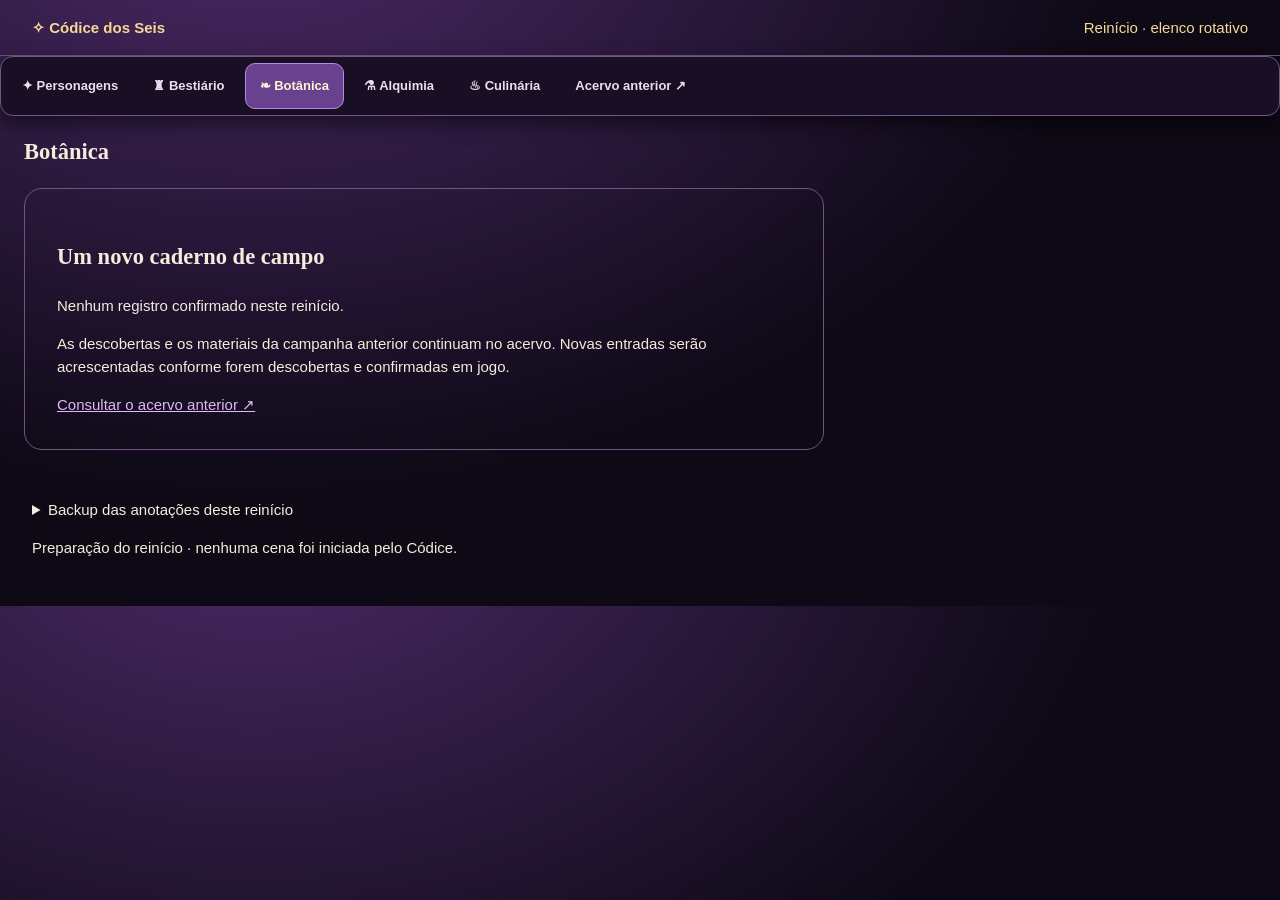
<file: colecoes.html>
<!doctype html><html lang="pt-BR"><meta charset="utf-8"><meta name="viewport" content="width=device-width,initial-scale=1"><meta http-equiv="refresh" content="0;url=./#botanica"><title>Códice dos Seis</title><a href="./#botanica">Abrir coleção atual</a></html>
</file>
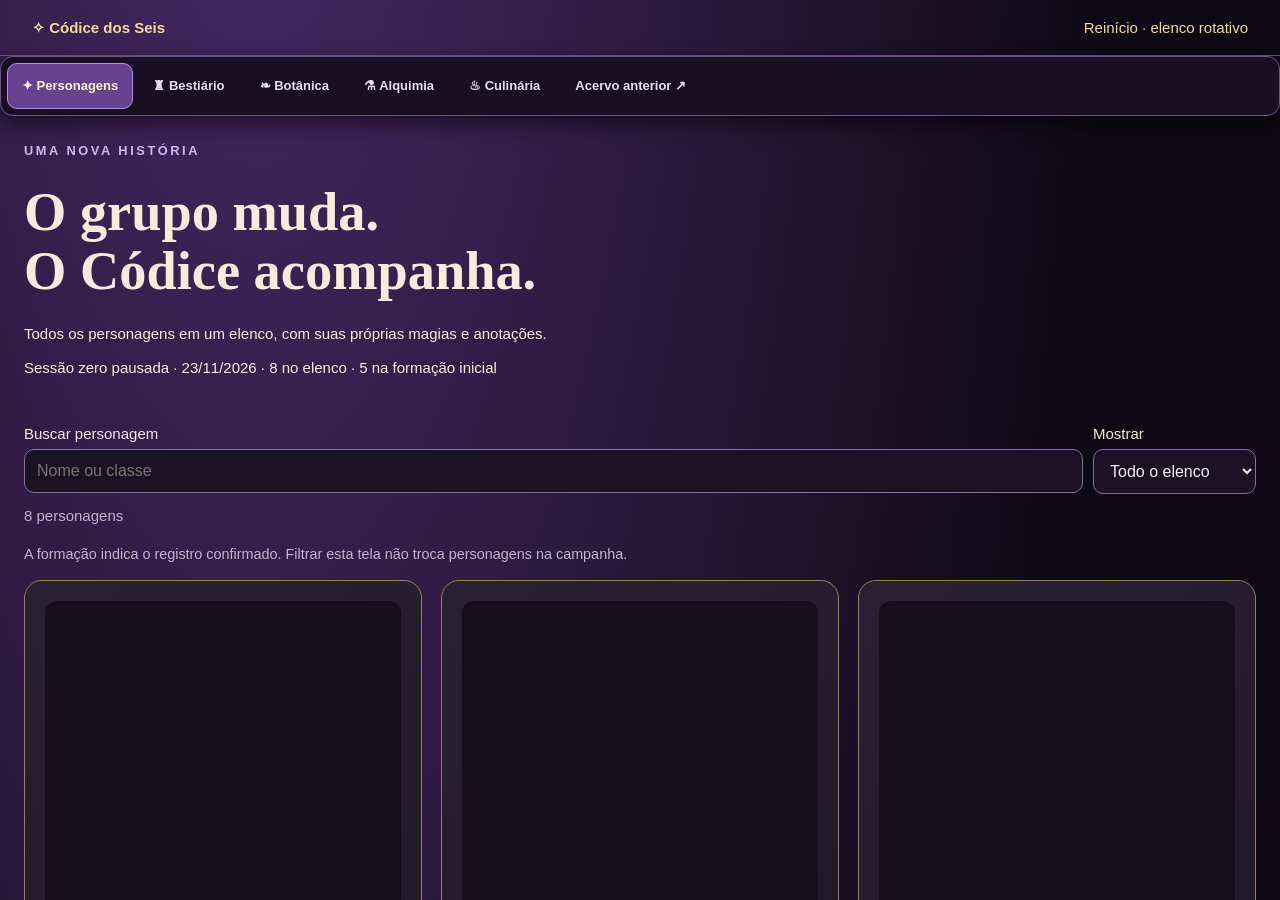
<file: laios.html>
<!doctype html><html lang="pt-BR"><meta charset="utf-8"><meta http-equiv="refresh" content="0;url=./#personagem-laios"><title>Códice</title><a href="./#personagem-laios">Abrir personagem no reinício</a></html>
</file>
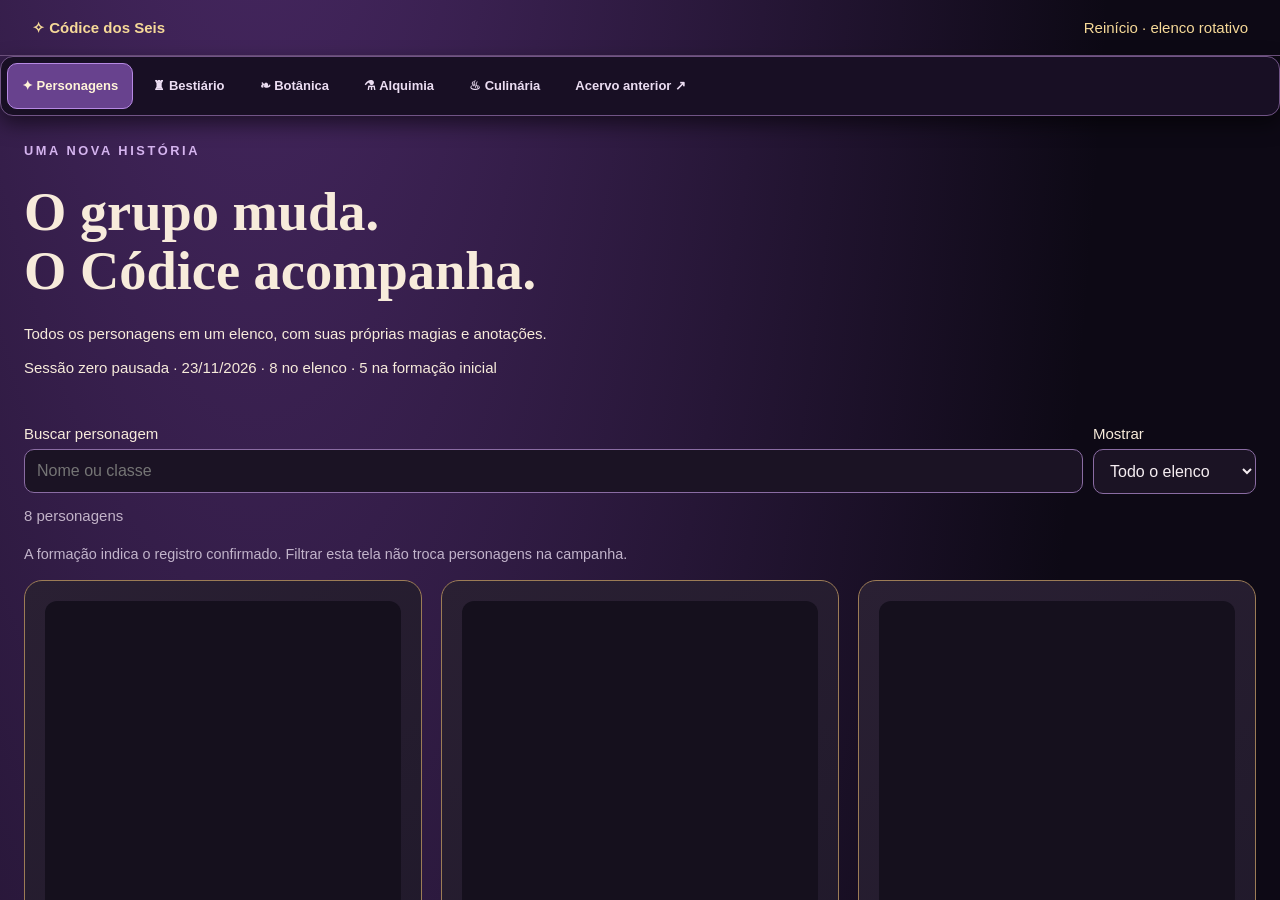
<file: mercile.html>
<!doctype html><html lang="pt-BR"><meta charset="utf-8"><meta http-equiv="refresh" content="0;url=./#personagem-marcelli"><title>Códice</title><a href="./#personagem-marcelli">Abrir personagem no reinício</a></html>
</file>
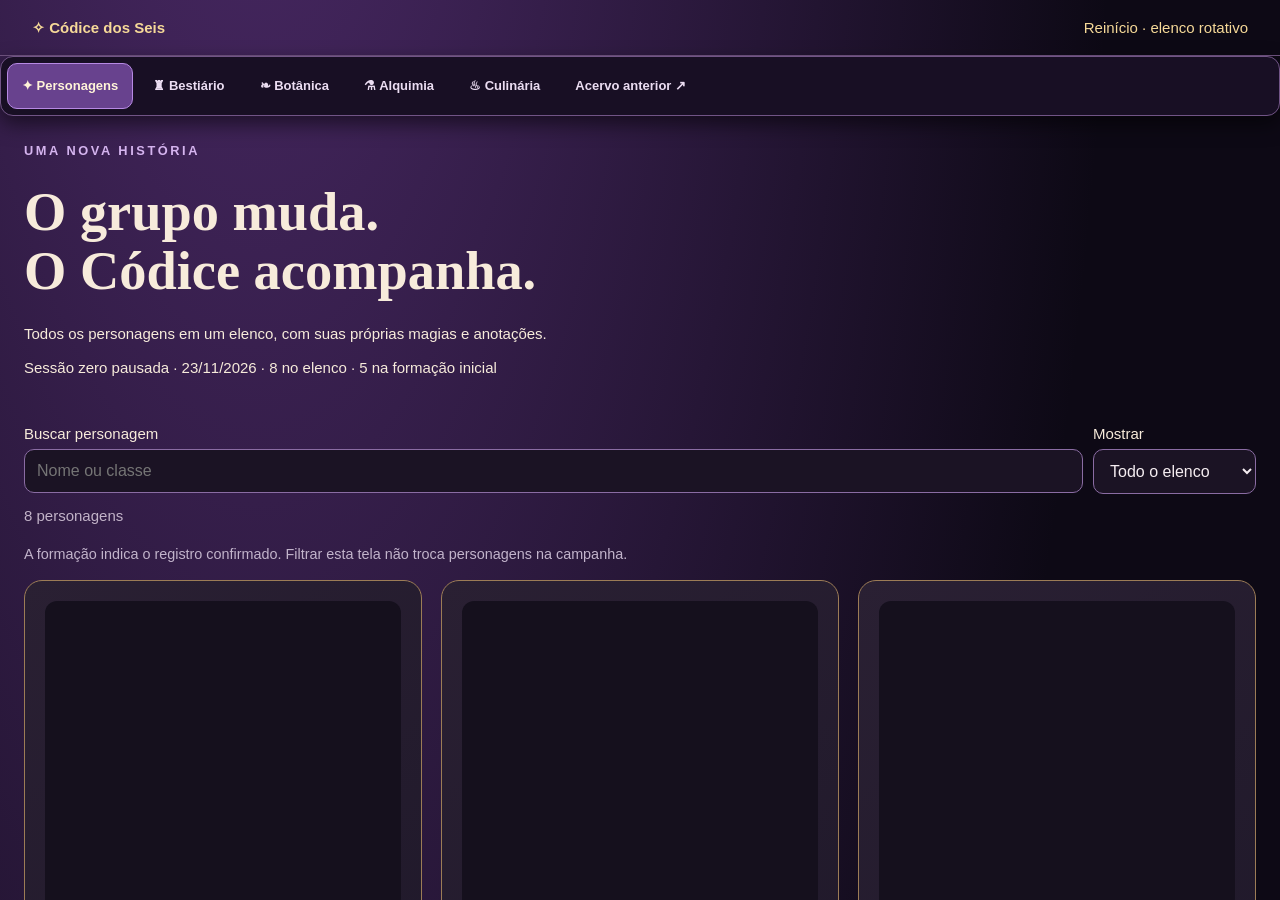
<file: nyra.html>
<!doctype html><html lang="pt-BR"><meta charset="utf-8"><meta name="viewport" content="width=device-width,initial-scale=1"><title>Códice de Phandelver</title><meta http-equiv="refresh" content="0;url=index.html#ficha-nyra"><a href="index.html#ficha-nyra">Abrir Códice atualizado</a></html>
</file>
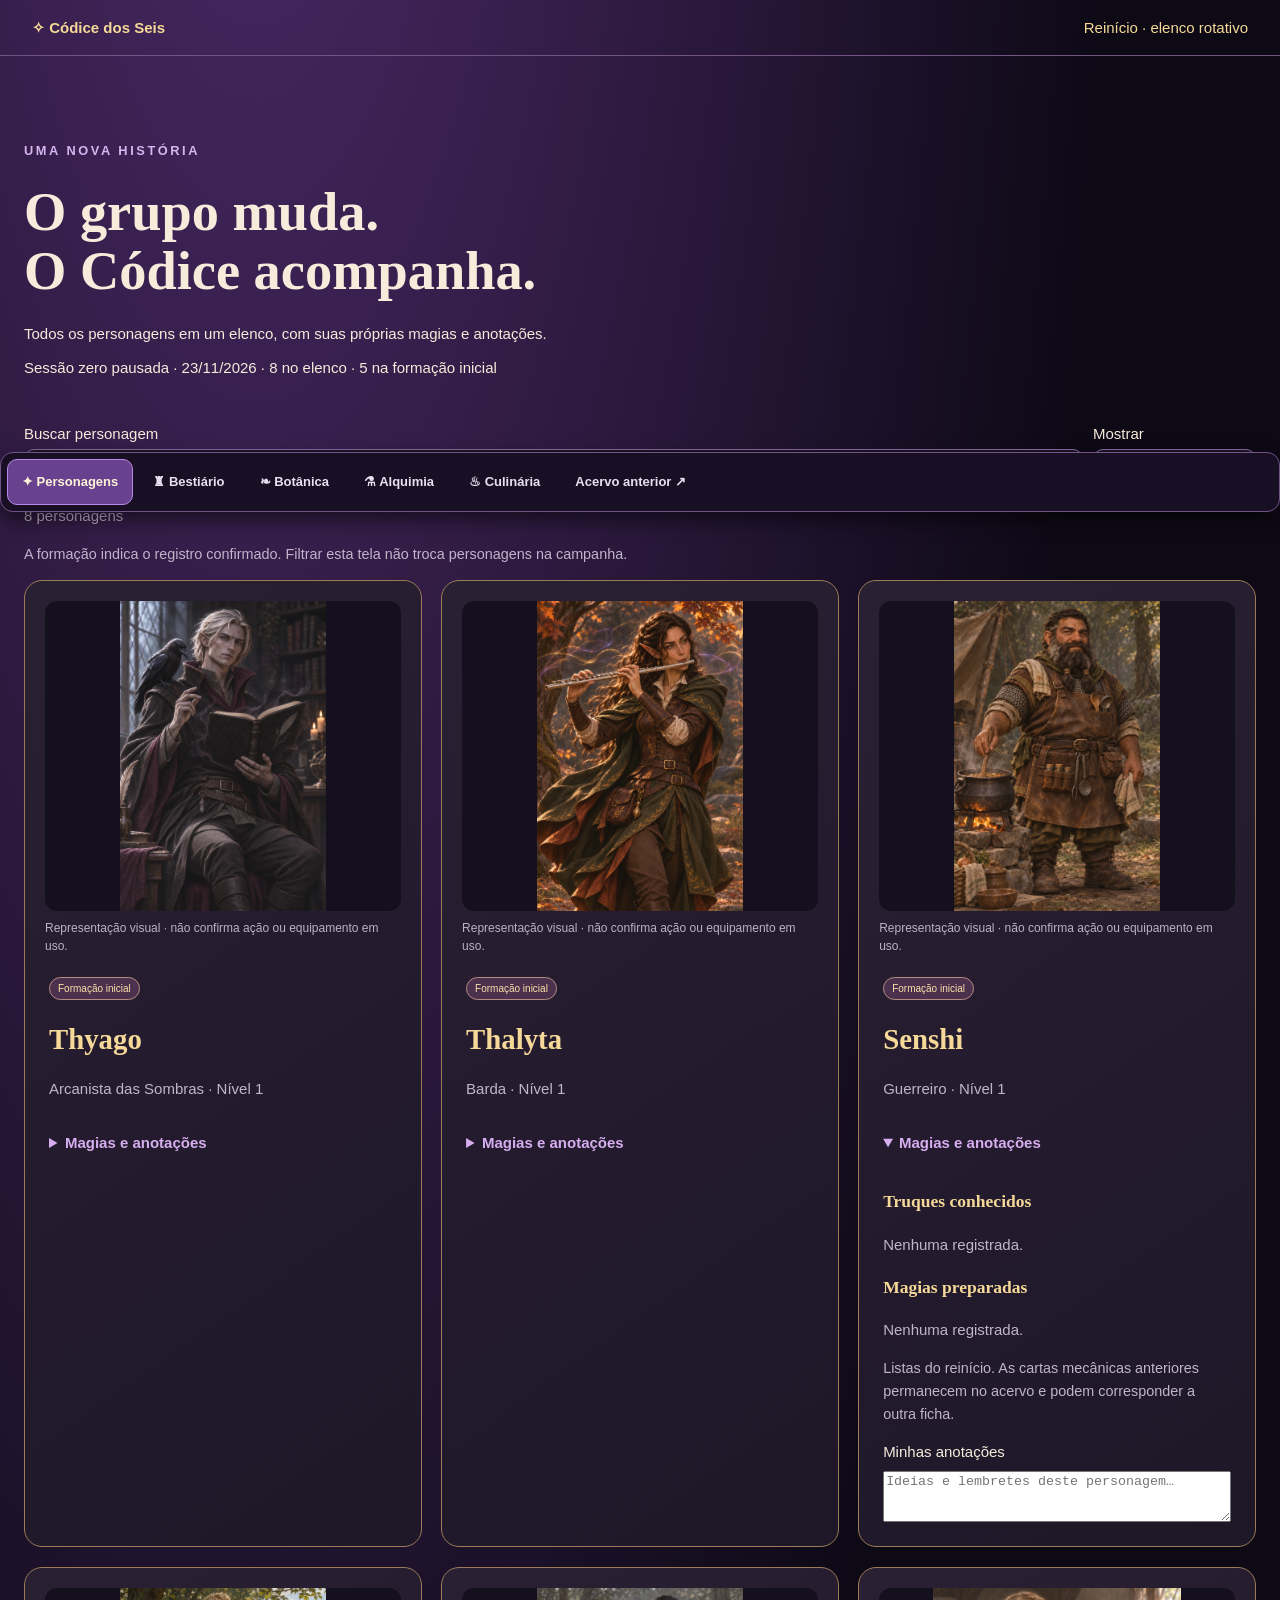
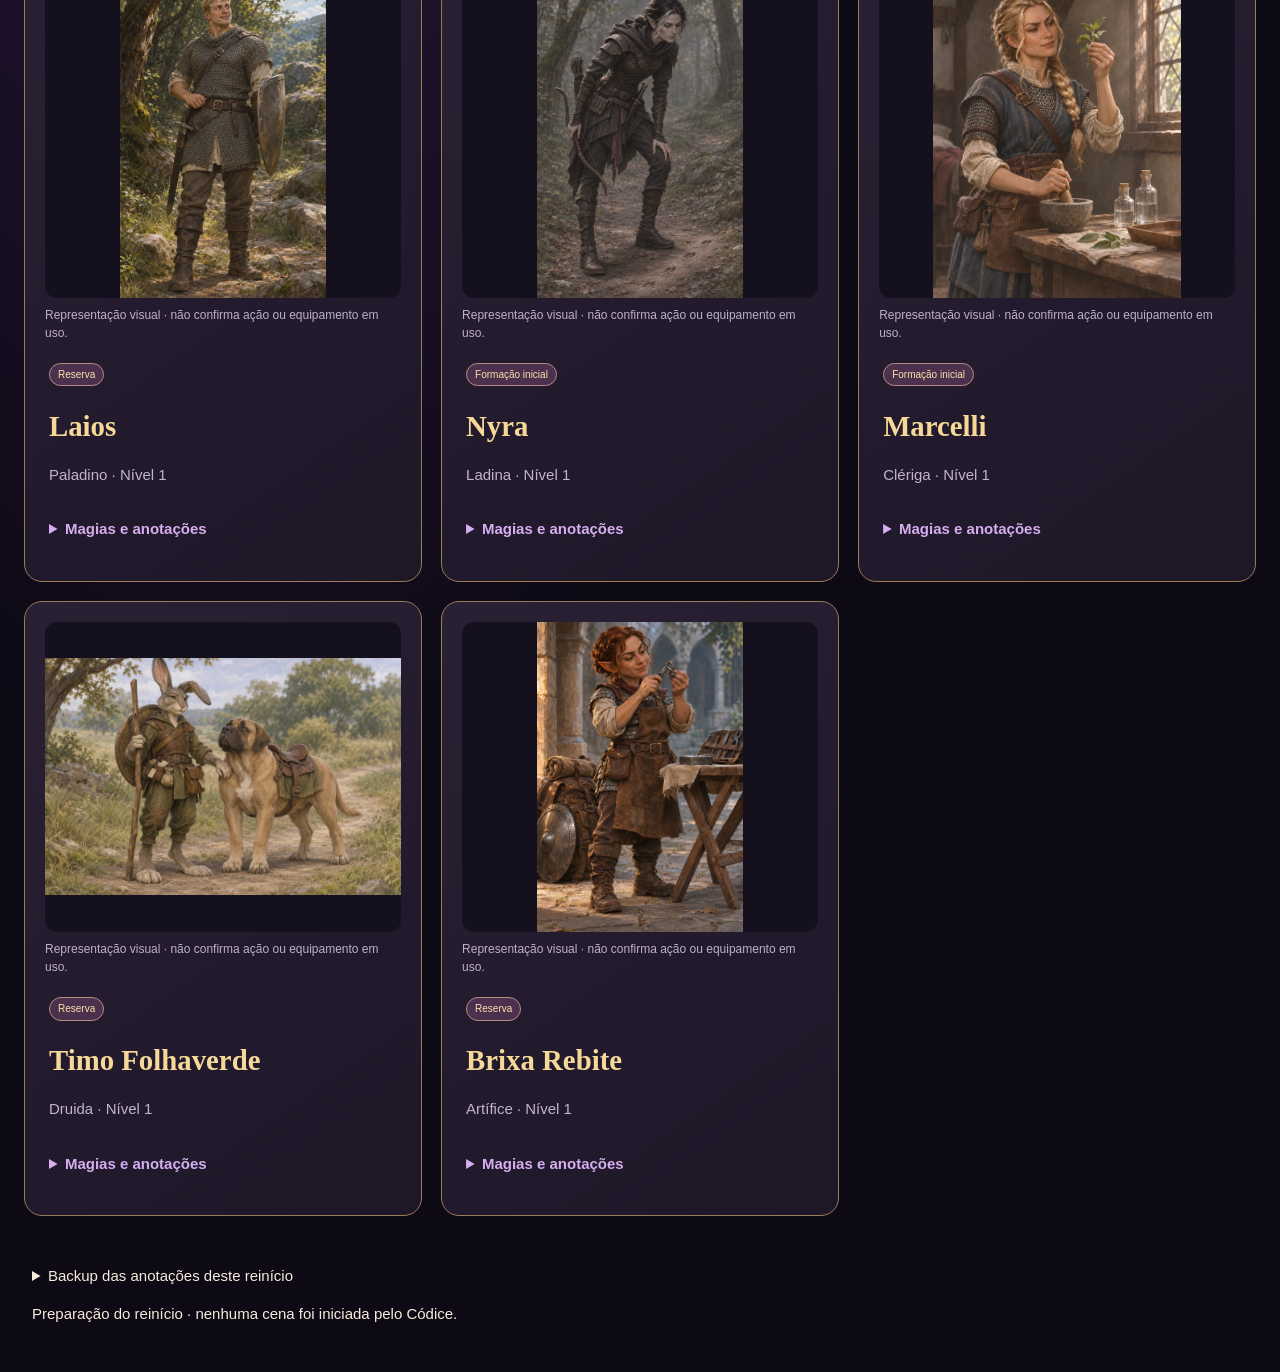
<file: senshi.html>
<!doctype html><html lang="pt-BR"><meta charset="utf-8"><meta name="viewport" content="width=device-width,initial-scale=1"><title>Códice de Phandelver</title><meta http-equiv="refresh" content="0;url=index.html#senshi"><a href="index.html#senshi">Abrir Códice atualizado</a></html>
</file>
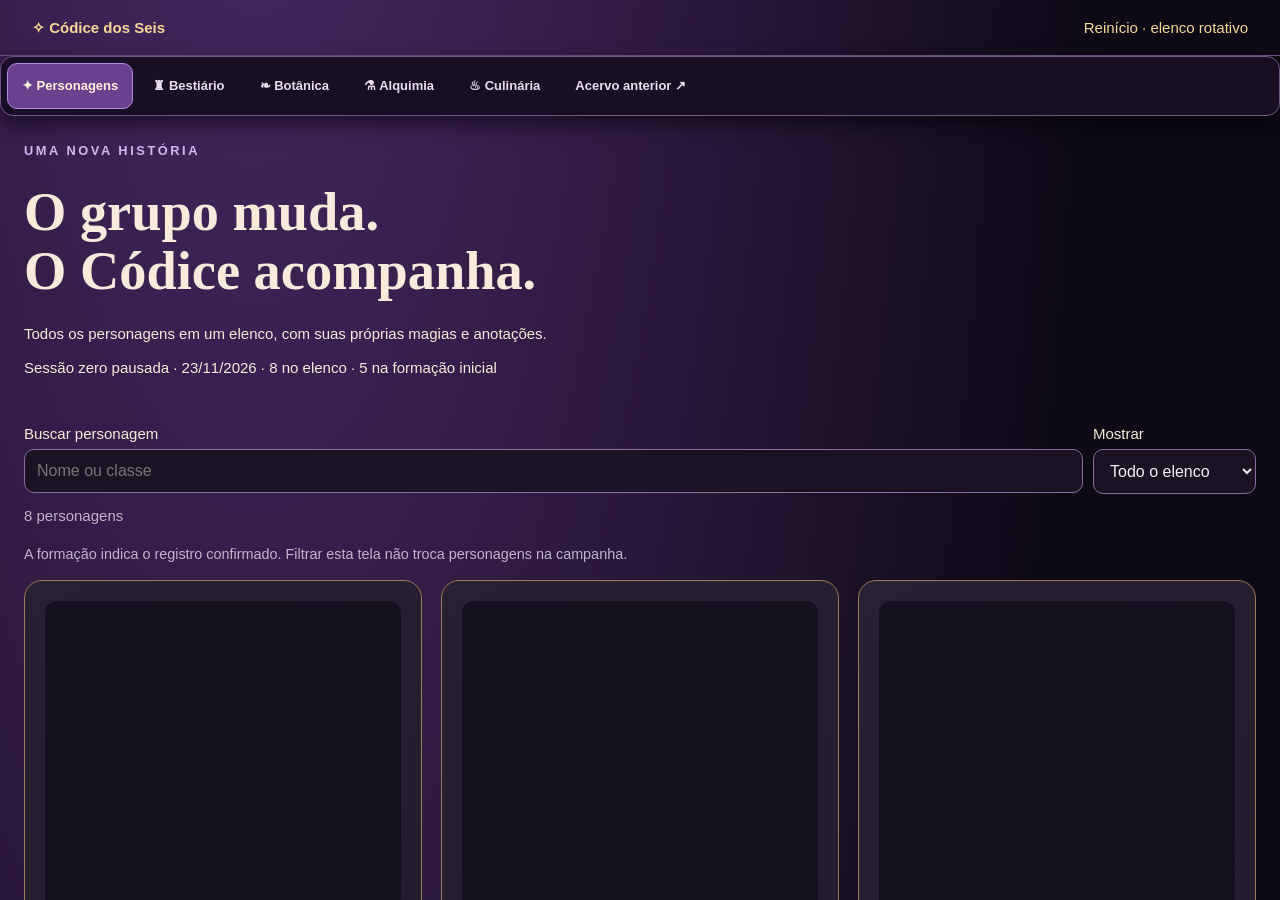
<file: thyago.html>
<!doctype html><html lang="pt-BR"><meta charset="utf-8"><meta http-equiv="refresh" content="0;url=./#personagem-feiticeiro"><title>Códice</title><a href="./#personagem-feiticeiro">Abrir personagem no reinício</a></html>
</file>
<file: modelo.css>
:root{--bg:#0d0915;--panel:#1d1527;--panel2:#251b31;--gold:#edcb8b;--purple:#a875dc;--text:#f7ebdb;--muted:#c2b3c8;--edge:#6b4a7e;--cyan:#8bd5dd}*{box-sizing:border-box}html{scroll-behavior:smooth}body{margin:0;background:radial-gradient(ellipse at 20% -20%,#4e2b6b,transparent 60%),#0d0915;color:var(--text);font:15px/1.55 -apple-system,BlinkMacSystemFont,"Segoe UI",sans-serif}h1,h2,h3,h4{font-family:Georgia,"Times New Roman",serif}a{color:var(--gold)}.shell{max-width:1460px;margin:auto;padding:12px 13px 95px}.head{border:1px solid #674786;border-radius:15px;padding:13px 17px;background:linear-gradient(100deg,#21142f,#382044);display:flex;align-items:center;justify-content:space-between;gap:12px;margin-bottom:12px}.head strong{color:#f7dca1;font:27px Georgia}.head small{display:block;color:#d6bbdc}.head .right{font-size:11px;color:#b6a4c3;text-align:right;line-height:1.4}.nav{background:#180f24;border:1px solid #715486;border-radius:13px;padding:6px;display:flex;gap:5px;overflow-x:auto;scrollbar-width:thin;position:sticky;top:0;z-index:10;box-shadow:0 8px 20px #0008}.nav a{white-space:nowrap;cursor:pointer;user-select:none;display:flex;align-items:center;justify-content:center;border:1px solid transparent;border-radius:10px;padding:11px 14px;font-weight:650;font-size:13px;min-height:46px;color:#ebddf2}.nav a:active{transform:scale(.97)}.content{padding-top:18px}.hero{display:grid;grid-template-columns:1.2fr .8fr;align-items:center;gap:15px;padding:24px;border:1px solid #8864a2;border-radius:18px;background:linear-gradient(110deg,#322039,#19121f)}.hero h1{font-size:clamp(31px,4.7vw,56px);color:var(--gold);margin:6px 0}.hero p{max-width:620px;color:#e8daeb}.hero>img{width:100%;height:220px;object-fit:cover;border-radius:13px;border:1px solid #a985a8}.eyebrow{font-size:10px;letter-spacing:.13em;color:#d8b0f5;text-transform:uppercase;font-weight:bold}.herostats{display:flex;flex-wrap:wrap;gap:10px}.herostats span{border:1px solid #88618c;border-radius:10px;padding:7px 11px;background:#151020;font-size:12px}.herostats b{color:#fff1be}.panelsection{color:var(--gold);margin:25px 0 12px}.portals{display:grid;grid-template-columns:repeat(3,minmax(0,1fr));gap:12px}.portal{border:1px solid #765587;border-radius:12px;background:#211629;display:flex;gap:11px;align-items:center;padding:9px;cursor:pointer;min-width:0}.portal:active{background:#523468}.portimg{height:75px;width:75px;flex:none;overflow:hidden;border-radius:8px}.portimg img{height:100%;width:100%;object-fit:cover}.portal strong{display:block;font-size:16px}.portal small{display:block;color:var(--muted)}.portal>span:last-child{margin-left:auto;color:var(--gold)}.notebox{padding:16px;border-radius:12px;background:#20182a;border:1px solid #665077;margin-top:18px}.notebox h3{color:var(--gold);margin:0}.notebox p{margin:10px 0 0}.sectiontitle{border:1px solid #795b8b;border-radius:15px;background:linear-gradient(115deg,#24172f,#18111f);padding:19px}.sectiontitle h2{font-size:clamp(27px,3.5vw,38px);color:var(--gold);margin:5px 0}.sectiontitle p{margin:0;color:var(--muted)}.controls{display:flex;gap:10px;align-items:center;margin:14px 0;flex-wrap:wrap}.controls input,.controls select{border:1px solid #8a6ca3;border-radius:10px;background:#1b1324;color:#f5edf1;font-size:16px;padding:12px;min-width:160px}.controls input{flex:1}.cards{display:grid;grid-template-columns:repeat(4,minmax(0,1fr));align-items:start;gap:12px}.card{border:1px solid #7c5a81;background:linear-gradient(150deg,#2a1e33,#17111f);border-radius:13px;overflow:hidden;min-width:0}.card[open]{border-color:#e0ad86;box-shadow:0 4px 26px #120b1b}.card summary{cursor:pointer;display:block;list-style:none}.card summary::-webkit-details-marker{display:none}.card summary:focus-visible,.nav a:focus-visible{outline:3px solid #cba4f1}.art{height:142px;background:#1c1429}.art img{width:100%;height:100%;display:block;object-fit:cover}.cardtop{padding:11px}.tag{display:inline-block;color:#fce1a9;background:#4b314d;border-radius:50px;padding:3px 8px;font-size:10px;border:1px solid #b58d83}.card h3{font-size:19px;line-height:1.12;margin:7px 0 2px;color:#f9dca8}.type{font-size:11px;color:#c0afc8;margin:0 0 7px}.subdesc{font-size:12px;color:#ddd0dd;margin:0}.open{display:block;color:#d9aaf4;font-weight:bold;font-size:11px;margin-top:10px}.detail{border-top:1px solid #69506d;padding:12px;font-size:13px}.facts{display:grid;grid-template-columns:1fr 1fr;gap:7px}.fact{background:#140f1e;border-radius:7px;padding:8px;overflow-wrap:anywhere}.fact small{display:block;color:#aa9ab4;font-size:10px}.fact strong{font-size:12px;color:#e8dded}.sec{border-top:1px solid #4c3c56;margin-top:10px;padding-top:8px}.sec h4{font-size:13px;color:var(--gold);margin:0}.sec p{margin:4px 0;line-height:1.55}.notelabel{display:block;color:#f0c996;font-size:12px;margin-top:12px}.note{width:100%;font-size:15px;color:white;background:#171020;border:1px solid #9472ab;border-radius:8px;padding:10px;resize:vertical;margin-top:5px}.noresults{font-size:14px;color:#c3afd3}.footer{margin-top:29px;padding:19px;border-top:1px solid #765881;color:#bdaecc;font-size:12px}.actions{display:flex;gap:10px;flex-wrap:wrap;align-items:center;margin-top:16px}.actions button,.actions label{font-size:13px;background:#392751;color:#fff;border:1px solid #ab82bd;padding:10px 15px;min-height:45px;cursor:pointer;border-radius:11px}.actions button:active{background:#6e4887}.footer p{margin:7px 0} @media(max-width:1040px){.cards{grid-template-columns:repeat(3,minmax(0,1fr))}.portals{grid-template-columns:repeat(2,minmax(0,1fr))}}@media(max-width:750px){.cards{grid-template-columns:repeat(2,minmax(0,1fr))}.hero{grid-template-columns:1fr}.hero>img{height:155px}.head .right{display:none}}@media(max-width:480px){.cards{grid-template-columns:1fr}.art{height:180px}.portals{grid-template-columns:1fr}.head strong{font-size:23px}.shell{padding-left:9px;padding-right:9px}.sectiontitle{padding:15px}.content{padding-top:10px}.nav{gap:0}.nav a{padding:11px}.cardtop{padding:13px}.portal{padding:7px}.portimg{width:67px;height:65px}} @media print{body{background:#fff;color:#111}.nav,.controls,.actions,.head{display:none}.screen{display:block!important}.card{break-inside:avoid}.cards{grid-template-columns:repeat(3,minmax(0,1fr))}.detail{display:block}}

[hidden]{display:none!important}
.nav a,.portal{text-decoration:none}
.nav a[aria-current="page"]{background:#68428e;color:#fff4d8;border-color:#b789e4}
.screen,.card{scroll-margin-top:76px}
.hero-gallery{display:grid;grid-template-columns:repeat(3,minmax(0,1fr));gap:8px;overflow:hidden;border:1px solid #a985a8;border-radius:13px;background:#170f21;padding:8px}
.hero-gallery img{width:100%;height:clamp(120px,20vw,228px);display:block;object-fit:contain}
.art img,.portimg img{object-fit:contain}
.art,.portimg{background:#1c1429}
.portimg{display:grid;place-items:center;color:var(--gold);font:28px Georgia}
.portal>span:last-child{margin-left:auto;color:var(--gold)}
.portal strong{color:var(--text)}
.controls label{display:grid;gap:4px;min-width:0}
.controls label:first-child{flex:1}
.controls input,.controls select{min-width:0;width:100%}
.controls button,.actions button,.actions input{font:inherit;color:var(--text);background:#392751;border:1px solid #ab82bd;border-radius:9px;min-height:44px;padding:.45rem .7rem;max-width:100%}
.controls button,.actions button{cursor:pointer}
.controls output{width:100%;color:var(--muted)}
.open::before{content:"Abrir carta"}
.card[open] .open::before{content:"Recolher carta"}
.detail a{display:inline-block;min-height:44px;padding-block:9px}
:focus-visible{outline:3px solid #cba4f1;outline-offset:2px}
@media(prefers-reduced-motion:reduce){html{scroll-behavior:auto}}

.facts{margin:0 0 .7rem}
.fact dt{font-size:.78rem;color:#c2b3c8}
.fact dd{margin:.2rem 0 0;font-size:.9rem;font-weight:650;color:#f7ebdb}
.detail .sec a{min-height:0;padding:0;display:inline}

/* Cartas ilustradas: preservar proporção e ocupar a largura disponível. */
#mercile .art,#thalyta .art{height:auto;aspect-ratio:auto}
#mercile .art img,#thalyta .art img{width:100%;height:auto;aspect-ratio:auto 2 / 3;max-height:none;object-fit:contain;display:block}
.art-actions{display:flex;justify-content:center;padding:8px 0 12px}
.art-actions a{padding:9px 13px;border:1px solid var(--edge);border-radius:8px;text-decoration:none;min-height:44px}
@media(min-width:751px) and (max-width:1100px){#mercile .cards,#thalyta .cards{grid-template-columns:repeat(2,minmax(0,1fr))}}

/* Formação de cinco: folhas de personagem e cartas legíveis em telas menores. */
.sheet-grid{display:grid;grid-template-columns:repeat(2,minmax(0,1fr));gap:16px;padding:16px}.character-sheet{padding:20px;border:1px solid var(--edge);border-radius:14px;background:var(--panel)}.character-sheet h3{font-size:1.7rem;color:var(--gold);margin:.4rem 0}.character-sheet p{overflow-wrap:anywhere}#senshi .art img{object-fit:contain}#thyago-nevoa .art img,#thalyta-fogo-das-fadas .art img{aspect-ratio:3/2;height:auto;object-fit:contain}#historico .art img{width:100%;height:auto;max-height:480px;object-fit:contain}#historico .art{height:auto}.nav{overflow-x:auto}@media(max-width:750px){.sheet-grid{grid-template-columns:1fr;padding:10px}.character-sheet{padding:16px}}

#thyago-nevoa .art,#thalyta-fogo-das-fadas .art{height:auto;aspect-ratio:3/2;overflow:hidden}
</file>
<file: rotativo.css>
.topbar{display:flex;justify-content:space-between;gap:1rem;padding:1rem 2rem;color:#f6d998;border-bottom:1px solid #715482}.restart-intro{padding:2rem 0 1rem;max-width:56rem}.restart-intro h1{font-size:clamp(2.3rem,6vw,4.8rem);line-height:1.08;margin:.4em 0}.eyebrow{letter-spacing:.2em;color:#d5b4ef;font-size:.8rem}.roster-grid{display:grid;grid-template-columns:repeat(auto-fit,minmax(min(100%,310px),1fr));gap:1.2rem}.person-card{border:1px solid #9c7c56;border-radius:18px;padding:1.5rem;background:linear-gradient(145deg,#2a2033,#1d1728);scroll-margin-top:8rem;min-width:0}.person-card h2{font-family:Georgia,serif;color:#f6d998;margin:.6em 0 .25em;font-size:1.8rem}.person-class,.scope-note,.muted{color:#c2b4cb}.scope-note{font-size:.9rem;line-height:1.6}.person-card summary{cursor:pointer;color:#d7aef0;padding:1rem 0;font-weight:700}.person-card h3{font-family:Georgia,serif;color:#f6d998}.spell-list{padding-left:1.3rem;line-height:1.8}.person-card textarea{display:block;width:100%;margin-top:.5rem}.empty{max-width:50rem;border:1px solid #715482;border-radius:18px;padding:2rem}.empty a{color:#dfb9f5}footer{padding:2rem}button,a,input,select,summary,textarea{touch-action:manipulation}a:focus-visible,summary:focus-visible,button:focus-visible{outline:3px solid #edc977;outline-offset:4px}[hidden]{display:none!important}@media(max-width:600px){.topbar{padding:1rem;flex-direction:column}.restart-intro{padding-top:1rem}.person-card{padding:1.1rem}.empty{padding:1.2rem}}
main{max-width:1440px;margin:auto;padding:0 24px}.restart-intro h1{font-size:clamp(2.2rem,4.5vw,3.4rem)}.restart-intro{padding-top:1rem}.restart-intro p{margin:.7em 0}.controls{margin:1rem 0}.screen{padding-bottom:1rem}@media(max-width:600px){main{padding:0 16px}}

.portrait{margin:-.25rem -.25rem 1.2rem}.portrait img{display:block;width:100%;height:310px;object-fit:contain;background:#15101d;border-radius:12px}.portrait figcaption{font-size:.75rem;line-height:1.5;color:#bdb0c9;margin-top:.5rem}.portrait a:focus-visible{display:block;border-radius:12px}@media(max-width:600px){.portrait img{height:auto;max-height:440px}}
</file>
